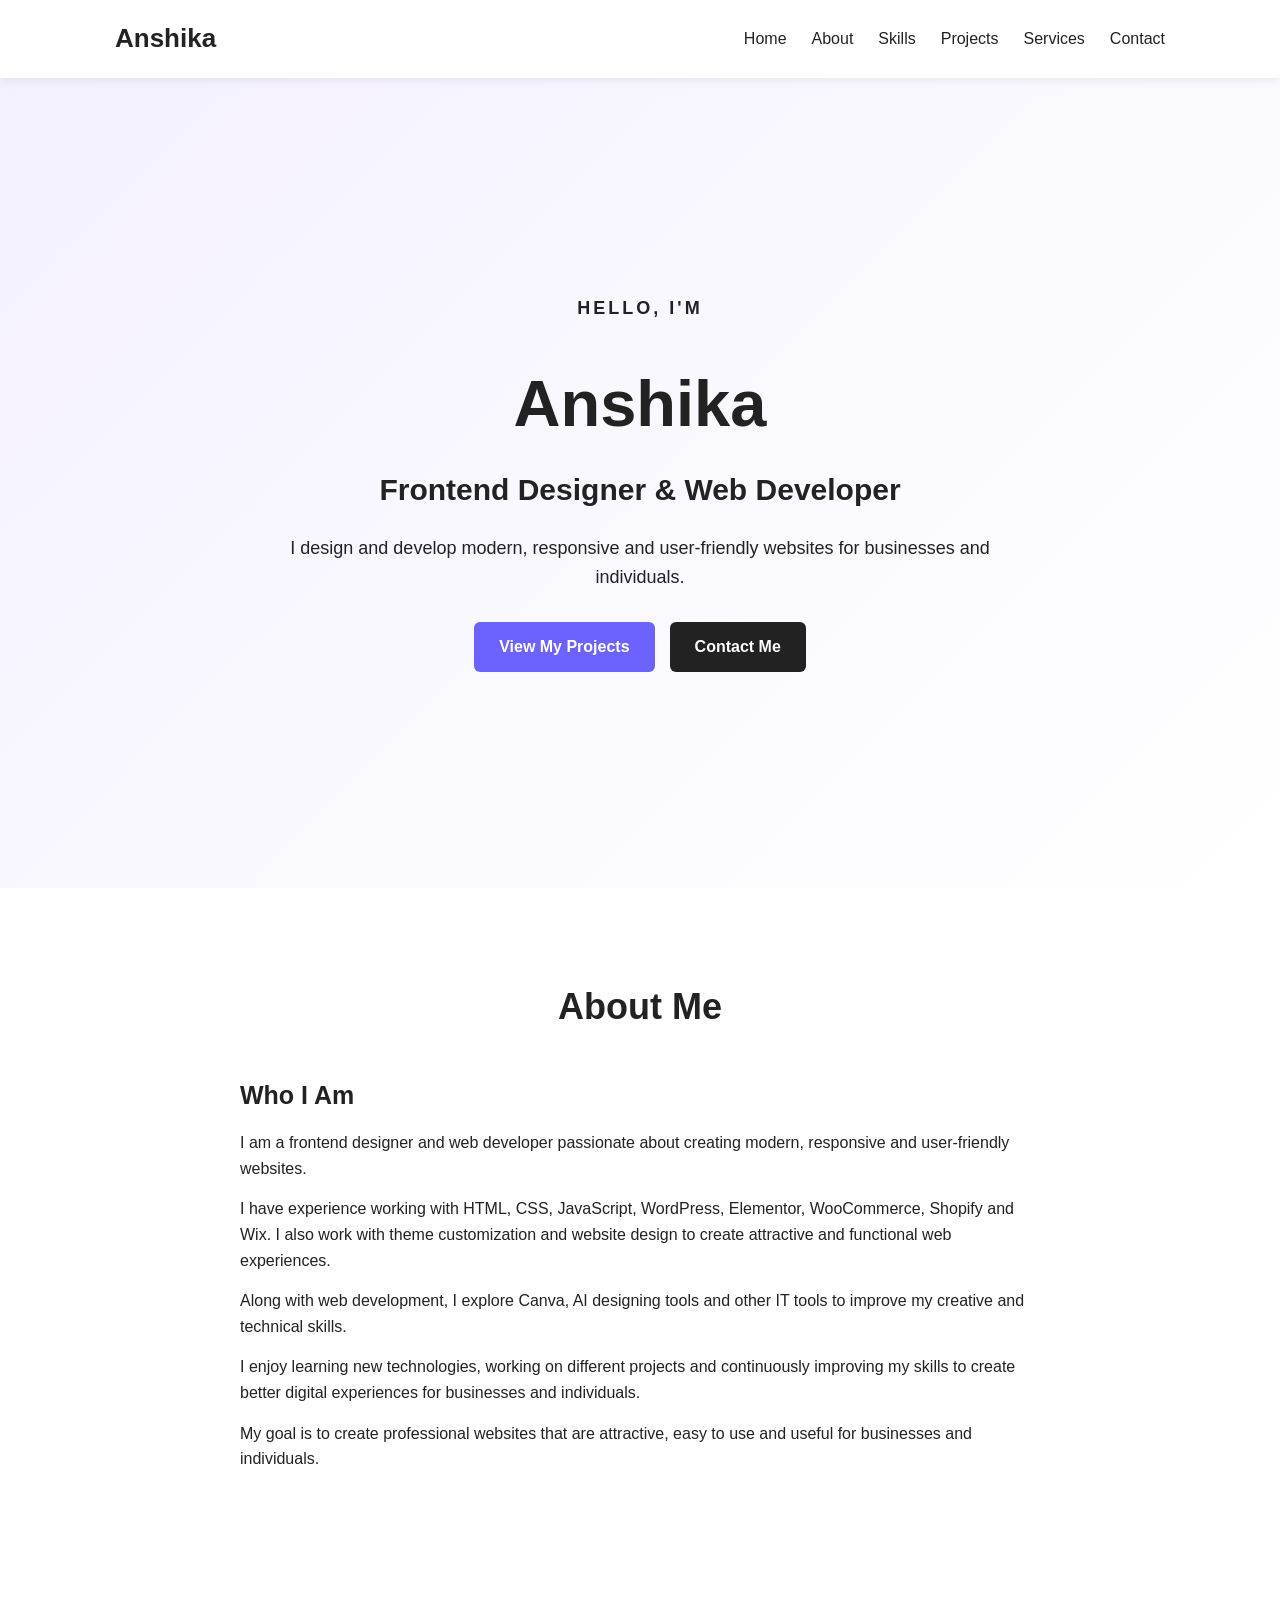
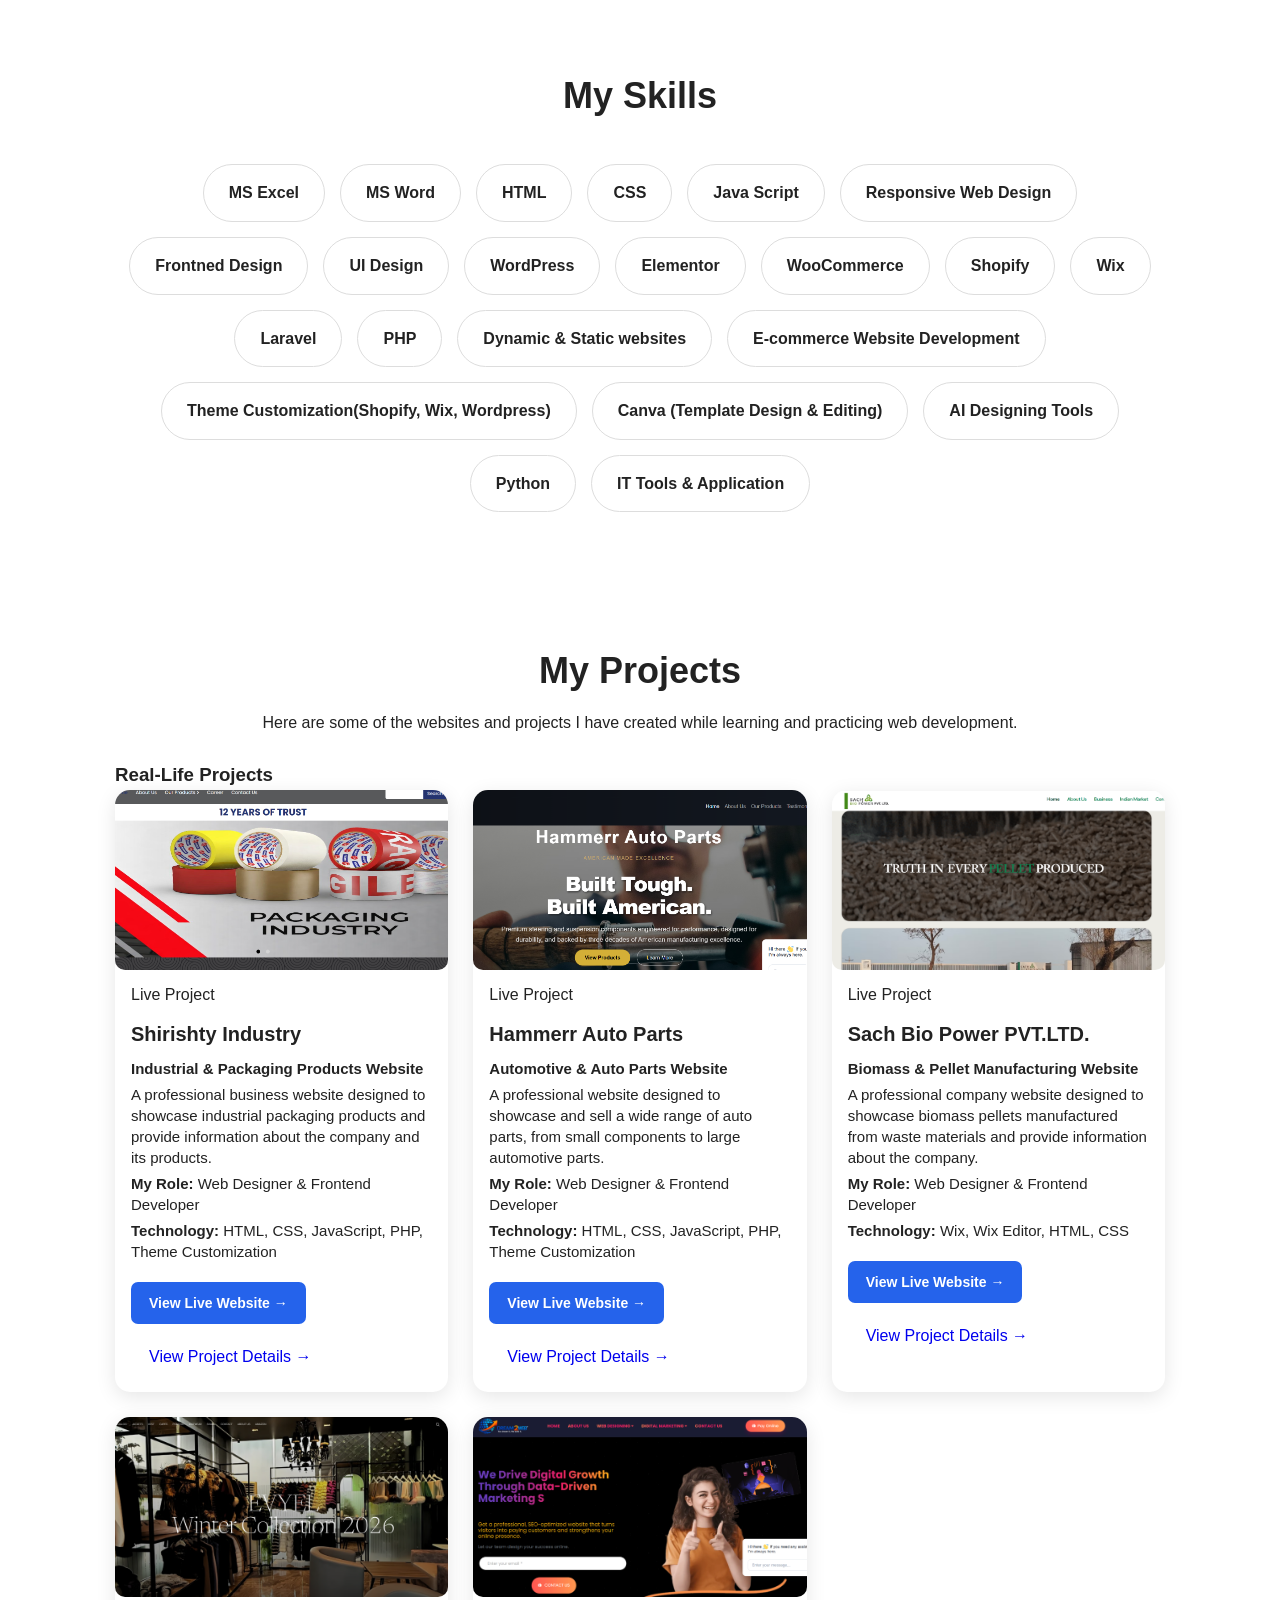
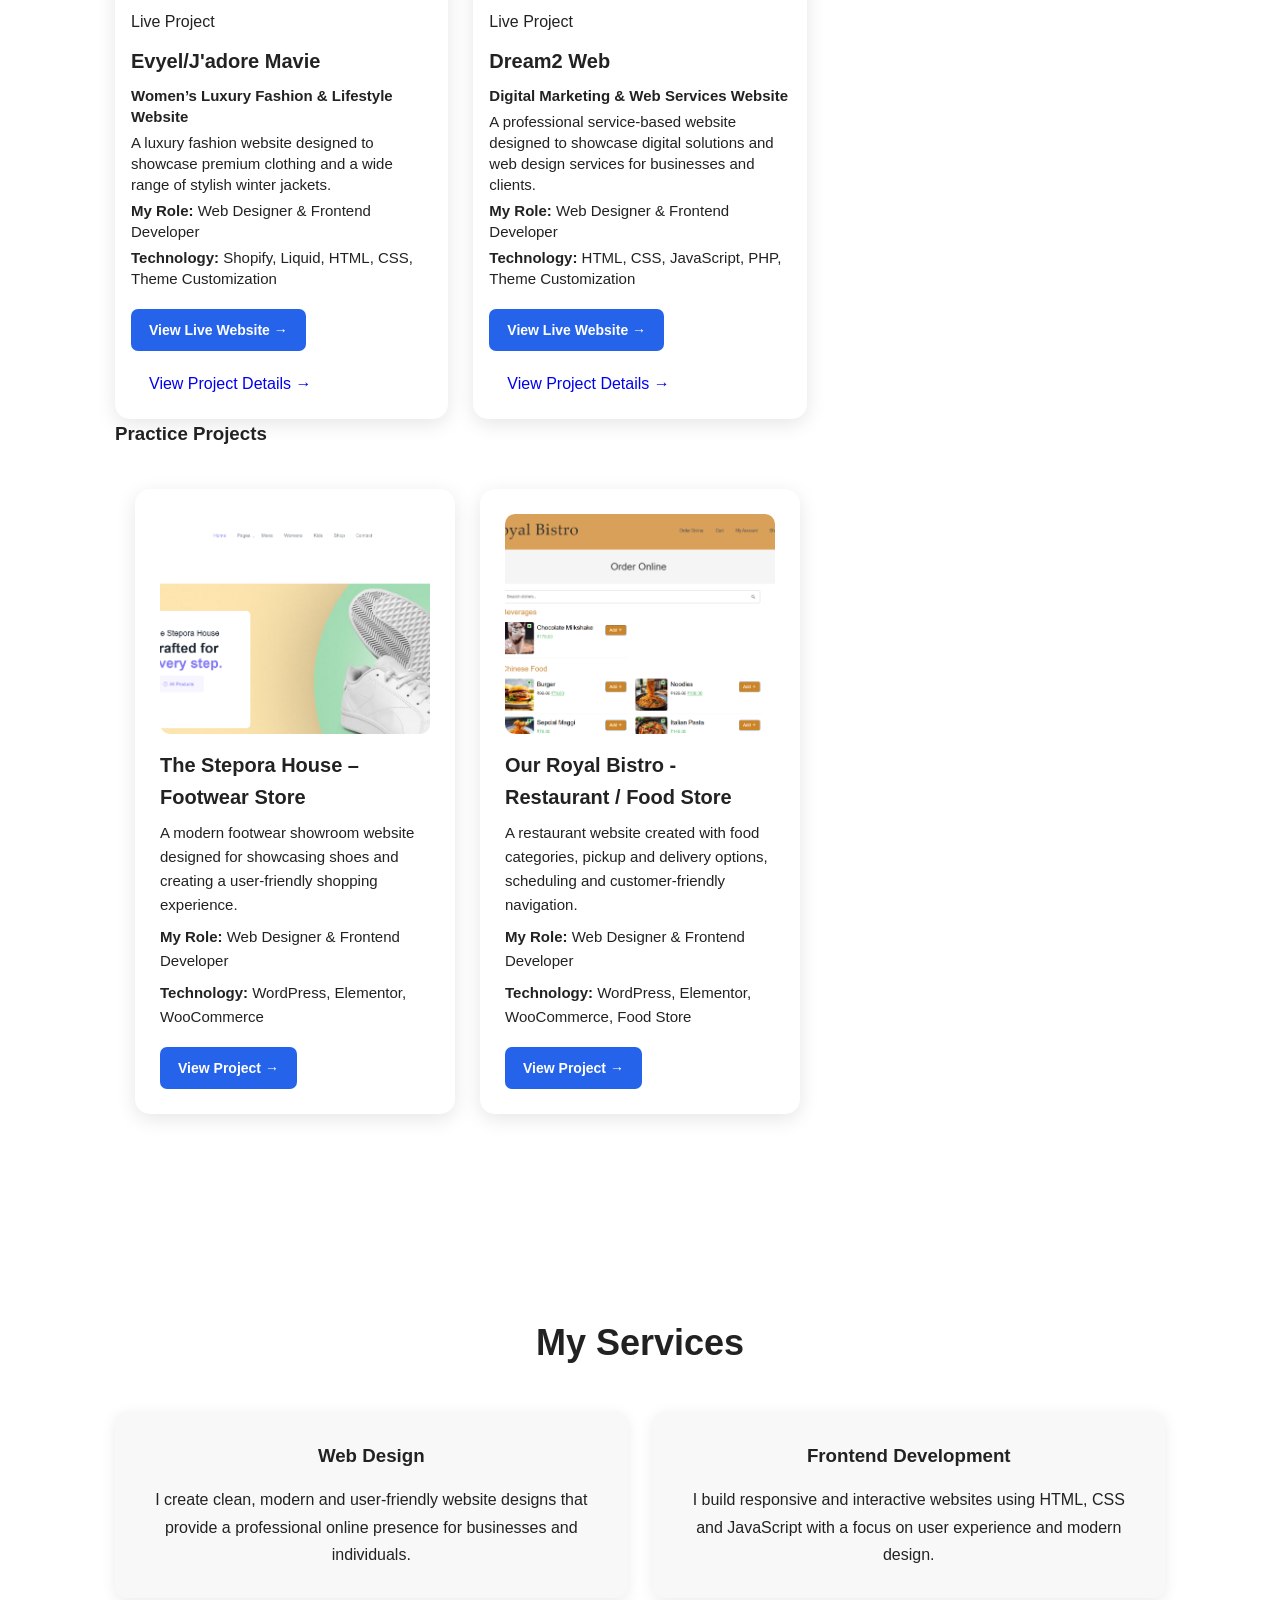
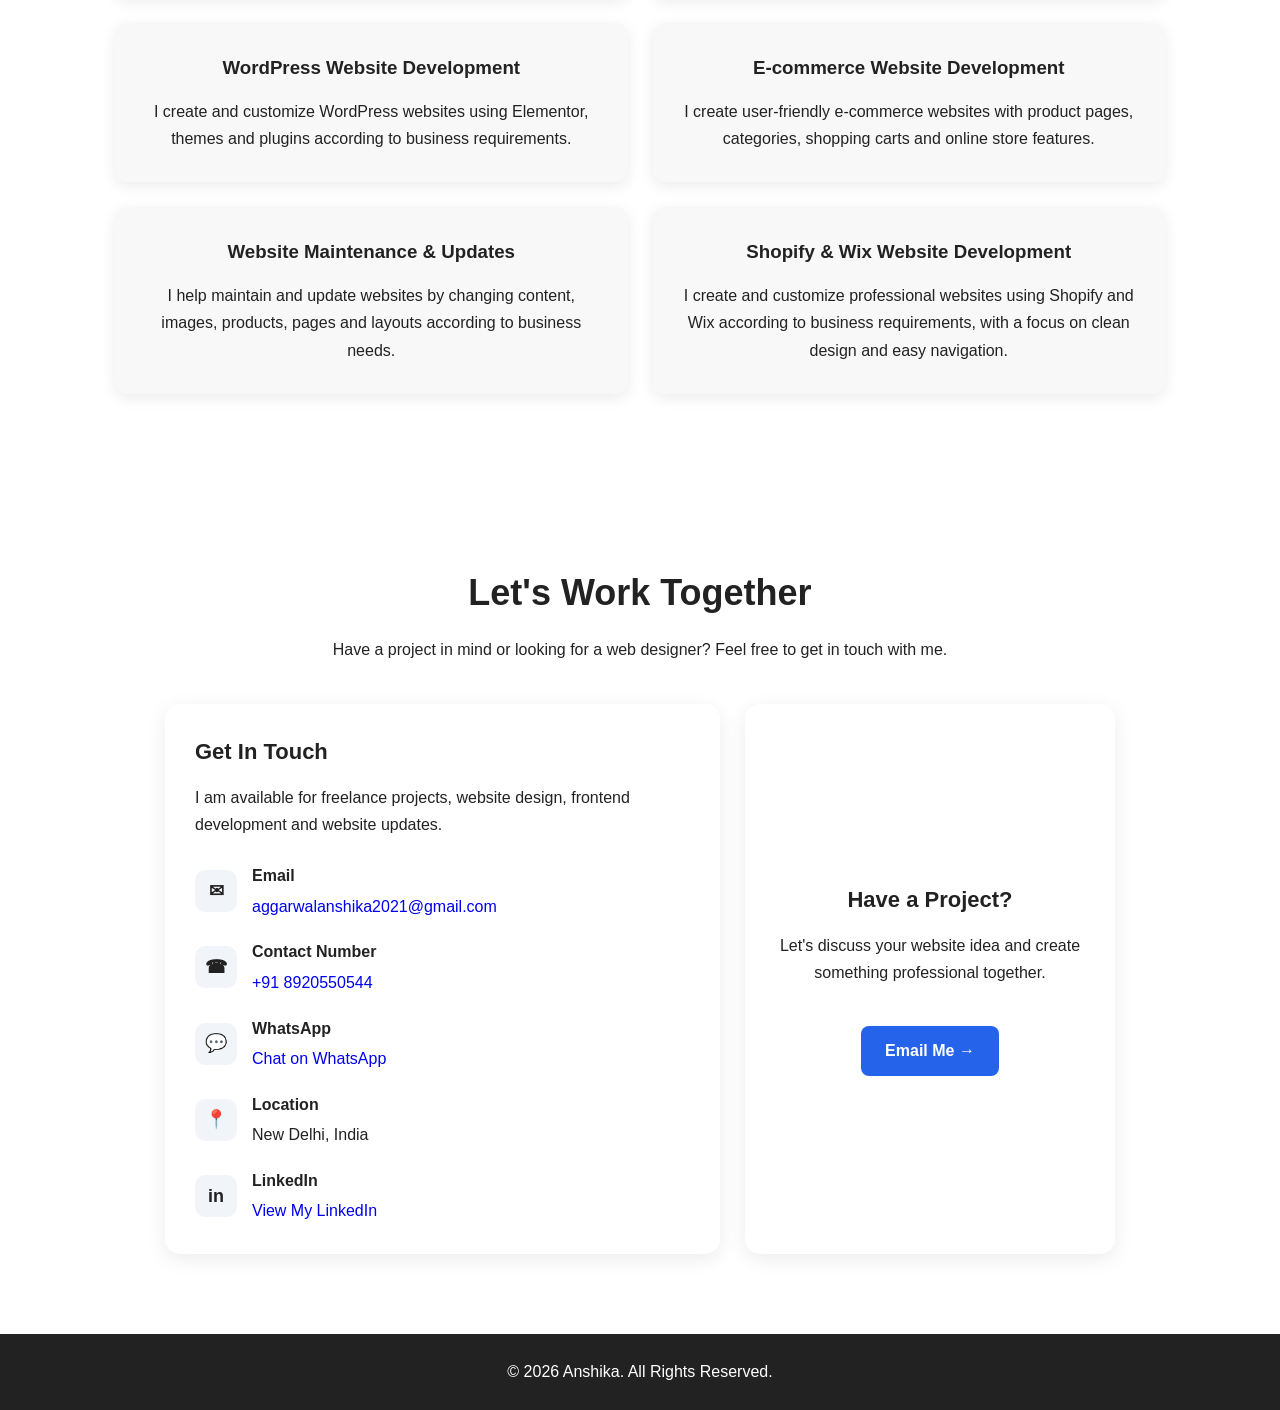
<file: index.html>
<!DOCTYPE html>
<html lang="en">
<head>
    <meta charset="UTF-8">
    <meta name="viewport" content="width=device-width, initial-scale=1.0">

    <title>Anshika | Frontend Designer & Web Developer</title>

    <link rel="stylesheet" href="style.css">
</head>

<body>

    <!-- Navigation bar-->
    <header>
        <nav>
            <h2 class="logo">Anshika</h2>

            <ul>
                <li><a href="#home">Home</a></li>
                <li><a href="#about">About</a></li>
                <li><a href="#skills">Skills</a></li>
                <li><a href="#projects">Projects</a></li>
                <li><a href="#services">Services</a></li>
                <li><a href="#contact">Contact</a></li>
            </ul>
        </nav>
    </header>


    <!-- Home -->
    <section id="home" class="hero">

        <div class="hero-content">

            <p class="small-text">HELLO, I'M</p>

            <h1>Anshika</h1>

            <h2>Frontend Designer & Web Developer</h2>

            <p>
                I design and develop modern, responsive and user-friendly websites
                for businesses and individuals.
            </p>

            <div class="buttons">
                <a href="#projects" class="btn">View My Projects</a>
                <a href="#contact" class="btn second-btn">Contact Me</a>
            </div>

        </div>

    </section>


    <!-- About -->
    <section id="about" class="section">

        <h2>About Me</h2>

        <div class="about-content">

            <div>
                <h3>Who I Am</h3>

                <p>
                   I am a frontend designer and web developer passionate about creating modern, 
                  responsive and user-friendly websites.
                </p>
<p>
        I have experience working with HTML, CSS, JavaScript,
        WordPress, Elementor, WooCommerce, Shopify and Wix.
        I also work with theme customization and website design
        to create attractive and functional web experiences.
    </p>
                <p>
        Along with web development, I explore Canva, AI designing
        tools and other IT tools to improve my creative and
        technical skills.
    </p>

    <p>
        I enjoy learning new technologies, working on different
        projects and continuously improving my skills to create
        better digital experiences for businesses and individuals.
    </p>

                <p>
                    My goal is to create professional websites that are
                    attractive, easy to use and useful for businesses and individuals.
                </p>
            </div>

        </div>

    </section>


    <!-- Skills -->
    <section id="skills" class="section">

        <h2>My Skills</h2>

        <div class="skills-container">
            
            <div class="skill">MS Excel</div>
            <div class="skill">MS Word</div>
            <div class="skill">HTML</div>
            <div class="skill">CSS</div>
           <div class="skill">Java Script</div>
            <div class="skill">Responsive Web Design</div>
            <div class="skill">Frontned Design</div>
            <div class="skill">UI Design</div>
          <div class="skill">WordPress</div>
            <div class="skill">Elementor</div>
           <div class="skill">WooCommerce</div> 
           <div class="skill">Shopify</div>
           <div class="skill">Wix</div>
                        <div class="skill">Laravel</div>
            <div class="skill">PHP</div>
            <div class="skill">Dynamic & Static websites</div>

            <div class="skill">E-commerce Website Development</div>
           <div class="skill">Theme Customization(Shopify, Wix, Wordpress)</div>
          <div class="skill">Canva (Template Design & Editing)</div>
          <div class="skill">AI Designing Tools</div>
            <div class="skill">Python</div>
            <div class="skill">IT Tools & Application</div>

        </div>

    </section>


    <!-- Projects -->
    <section id="projects" class="section">

        <h2>My Projects</h2>

        <p class="section-intro">
            Here are some of the websites and projects I have created
            while learning and practicing web development.
        </p>

<!-- Real-Life Projects -->
<div class="project-category">

    <h3 class="project-category-title">Real-Life Projects</h3>

    <div class="projects-grid real-projects-grid">

        <!-- Real-Life Project 1 -->
        <div class="project-card real-project">

            <div class="project-image">
                <img src="images/shiristy.png" alt="Real-Life Project 1">
            </div>

            <div class="project-content">

                <span class="project-badge">Live Project</span>

                <h3>Shirishty Industry</h3>
<p><strong> Industrial & Packaging Products Website</strong></p>
                <p>
                  
A professional business website designed to showcase industrial packaging products and provide information about the company and its products.
                </p>

                <p>
                    <strong>My Role:</strong>
                    Web Designer & Frontend Developer
                </p>

                <p class="technology">
                    <strong>Technology:</strong>
                    HTML, CSS, JavaScript, PHP, Theme Customization
                </p>

                <div class="project-buttons">

                    <a href="https://shirishtyind.com/"
                       target="_blank"
                       class="project-view-button">
                        View Live Website →
                    </a>

                   <a href="shirishtyind.html"
                       class="project-details-button">
                        View Project Details →
                    </a>

                </div>

            </div>

        </div>


        <!-- Real-Life Project 2 -->
        <div class="project-card real-project">

            <div class="project-image">
                <img src="images/hammerr.png" alt="Real-Life Project 2">
            </div>

            <div class="project-content">

                <span class="project-badge">Live Project</span>

                <h3>Hammerr Auto Parts</h3>
<p><strong>Automotive & Auto Parts Website</strong></p>
                <p>
               A professional website designed to showcase and sell a wide range of auto parts, from small components to large automotive parts.
                </p>

                <p>
                    <strong>My Role:</strong>
                    Web Designer & Frontend Developer
                </p>

                <p class="technology">
                    <strong>Technology:</strong>
                   HTML, CSS, JavaScript, PHP, Theme Customization
                </p>

                <div class="project-buttons">

                    <a href="https://hammerrautoparts.com/"
                       target="_blank"
                       class="project-view-button">
                        View Live Website →
                    </a>

                    <a href="hamerr.html"
                       class="project-details-button">
                        View Project Details →
                </a>

                </div>

            </div>

        </div>


        <!-- Real-Life Project 3 -->
        <div class="project-card real-project">

            <div class="project-image">
                <img src="images/sachbio.png" alt="Real-Life Project 3">
            </div>

            <div class="project-content">

                <span class="project-badge">Live Project</span>

                <h3>Sach Bio Power PVT.LTD.</h3>
<p><strong>Biomass & Pellet Manufacturing Website</strong></p>
                <p>
                 A professional company website designed to showcase biomass pellets manufactured from waste materials and provide information about the company.
                </p>

                <p>
                    <strong>My Role:</strong>
                    Web Designer & Frontend Developer
                </p>

                <p class="technology">
                    <strong>Technology:</strong>
                  Wix, Wix Editor, HTML, CSS
                </p>

                <div class="project-buttons">

                    <a href="https://www.sachpower.com/home"
                       target="_blank"
                       class="project-view-button">
                        View Live Website →
                    </a>

                    <a href="sachbio.html"
                       class="project-details-button">
                        View Project Details →
                    </a>

                </div>

            </div>

        </div>


        <!-- Real-Life Project 4 -->
        <div class="project-card real-project">

            <div class="project-image">
                <img src="images/mavie.png" alt="Real-Life Project 4">
            </div>

            <div class="project-content">

                <span class="project-badge">Live Project</span>

                <h3>Evyel/J'adore Mavie</h3>
<p><strong>Women’s Luxury Fashion & Lifestyle Website</strong></p>
                <p>
                    A luxury fashion website designed to showcase premium clothing and a wide range of stylish winter jackets.
                </p>

                <p>
                    <strong>My Role:</strong>
                    Web Designer & Frontend Developer
                </p>

                <p class="technology">
                    <strong>Technology:</strong>
                   Shopify, Liquid, HTML, CSS, Theme Customization
                </p>

                <div class="project-buttons">

                    <a href="https://evyel.com/"
                       target="_blank"
                       class="project-view-button">
                        View Live Website →
                    </a>

                   <a href="evyel.html"
                       class="project-details-button">
                        View Project Details →
                    </a>

                </div>

            </div>

        </div>


        <!-- Real-Life Project 5 -->
        <div class="project-card real-project">

            <div class="project-image">
                <img src="images/dream2.png" alt="Real-Life Project 5">
            </div>

            <div class="project-content">

                <span class="project-badge">Live Project</span>

                <h3>Dream2 Web</h3>
<p><strong>Digital Marketing & Web Services Website</strong></p>
                <p>
                   A professional service-based website designed to showcase digital solutions and web design services for businesses and clients.
                </p>

                <p>
                    <strong>My Role:</strong>
                    Web Designer & Frontend Developer
                </p>

                <p class="technology">
                    <strong>Technology:</strong>
                     HTML, CSS, JavaScript, PHP, Theme Customization
                </p>

                <div class="project-buttons">

                    <a href="https://dream2web.com/"
                       target="_blank"
                       class="project-view-button">
                        View Live Website →
                    </a>

                  <a href="dream2web.html"
                       class="project-details-button">
                        View Project Details →
                    </a>

                </div>

            </div>

        </div>

    </div>

</div>

        <!---practice project-->
        
        <h3 class="project-category-title">Practice Projects</h3>
        
        <div class="projects-container">

            <!-- Project 1 -->
            <div class="project-card">

                <div class="project-image">
                                  <img src="images/home.png"
                     alt="The Stepora House Footwear Website">

                </div>

                <div class="project-content">

                    <h3>The Stepora House – Footwear Store </h3>

                    <p>
                        A modern footwear showroom website designed for
                        showcasing shoes and creating a user-friendly
                        shopping experience.
                    </p>
                      <p>
                    <strong>My Role:</strong>
                    Web Designer & Frontend Developer
                </p>


                    <p class="technology">
                        <strong>Technology:</strong>
                        WordPress, Elementor, WooCommerce
                    </p>
<a href="stepora.html" class="project-view-button">
    View Project →
</a>
                   <!-- <span class="status">Practice Project</span>-->

                </div>
   <!-- Project Screenshots
            <div class="project-gallery">

                <div class="gallery-item">
                    <img src="home.png"
                         alt="The Stepora House Home Page">
                    <p>Home Page</p>
                </div>

                <div class="gallery-item">
                    <img src="women.png"
                         alt="The Stepora House Women Products">
                    <p>Women Products</p>
                </div>
                 <div class="gallery-item">
                    <img src="men.png"
                         alt="The Stepora House Men Products">
                    <p>Men Products</p>
                </div>
                 <div class="gallery-item">
                    <img src="home2.png"
                         alt="The Stepora Products">
                    <p>Products</p>
                </div>

                <div class="gallery-item">
                    <img src="about.png"
                         alt="The Stepora House About Page">
                    <p>About Page</p>
                </div>

            </div>-->

            </div>


            <!-- Project 2 -->
            <div class="project-card">

                <div class="project-image">
                   <img src="images/our-home.png" alt="Our Royal Bistro Food Website">

                </div>

                <div class="project-content">

                    <h3>Our Royal Bistro - Restaurant / Food Store</h3>

                    <p>
                        A restaurant website created with food categories,
                        pickup and delivery options, scheduling and
                        customer-friendly navigation.
                    </p>
 <p>
                    <strong>My Role:</strong>
                    Web Designer & Frontend Developer
                </p>

                    <p class="technology">
                        <strong>Technology:</strong>
                        WordPress, Elementor, WooCommerce, Food Store
                    </p>
<a href="royal.html" class="project-view-button">
    View Project →
</a>
                    <!--<span class="status">Practice Project</span>-->

                </div>
 <!-- Project Screenshots
            <div class="project-gallery">

                <div class="gallery-item">
                    <img src="our-home.png"
                         alt="Our Royal Bistro Home Page">
                    <p>Home Page</p>
                </div>

                <div class="gallery-item">
                    <img src="our-cart.png"
                         alt="Our Royal Bistro Ordering Page">
                    <p>Ordering Page</p>
                </div>
                 <div class="gallery-item">
                    <img src="our-shop.png"
                         alt="Our Royal Bistro Menu Page">
                    <p>Menu Page</p>
                </div>
                 <div class="gallery-item">
                    <img src="our-home2.png"
                         alt="Our Royal Bistro scheduling Page">
                    <p>scheduling Page</p>
                </div>
            </div>
            </div>--->


            <!-- Project 3 -->
           <!--- <div class="project-card">

                <div class="project-image">
                    <span>Project Screenshot</span>
                </div>

                <div class="project-content">

                    <h3>Hammer Auto Parts</h3>

                    <p>
                        A professional website project created for an
                        auto parts business to present information and
                        build an online presence.
                    </p>

                    <p class="technology">
                        <strong>Technology:</strong>
                        HTML, CSS
                    </p>

                    <span class="status">Practice Project</span>

                </div>

            </div>--->

        </div>

    </section>


    <!-- Services -->
    <section id="services" class="section">

        <h2>My Services</h2>

        <div class="services-container">
<!-- Web Design -->
        <div class="service-card">

            <h3>Web Design</h3>

            <p>
                I create clean, modern and user-friendly website
                designs that provide a professional online presence
                for businesses and individuals.
            </p>

        </div>


        <!-- Frontend Development -->
        <div class="service-card">

            <h3>Frontend Development</h3>

            <p>
                I build responsive and interactive websites using
                HTML, CSS and JavaScript with a focus on user experience
                and modern design.
            </p>

        </div>


        <!-- WordPress Website Development -->
        <div class="service-card">

            <h3>WordPress Website Development</h3>

            <p>
                I create and customize WordPress websites using
                Elementor, themes and plugins according to
                business requirements.
            </p>

        </div>


        <!-- E-commerce Website Development -->
        <div class="service-card">

            <h3>E-commerce Website Development</h3>

            <p>
                I create user-friendly e-commerce websites with
                product pages, categories, shopping carts and
                online store features.
            </p>

        </div>


        <!-- Website Maintenance & Updates -->
        <div class="service-card">

            <h3>Website Maintenance & Updates</h3>

            <p>
                I help maintain and update websites by changing
                content, images, products, pages and layouts
                according to business needs.
            </p>

        </div>
<!-- Shopify & Wix Website Development -->
        <div class="service-card">

            <h3>Shopify & Wix Website Development</h3>

            <p>
I create and customize professional websites using
                Shopify and Wix according to
                business requirements, with a focus on 
                clean design and easy navigation.
            </p>

        </div>

    </div>

    </section>

<!-- Contact -->
<section id="contact" class="section contact">

    <h2>Let's Work Together</h2>

    <p class="contact-intro">
        Have a project in mind or looking for a web designer?
        Feel free to get in touch with me.
    </p>

    <div class="contact-container">

        <!-- Contact Information -->
        <div class="contact-info">

            <h3>Get In Touch</h3>

            <p>
                I am available for freelance projects, website design,
                frontend development and website updates.
            </p>


            <!-- Email -->
            <div class="contact-item">

                <span class="contact-icon">✉</span>

                <div>
                    <strong>Email</strong>

                    <a href="mailto:aggarwalanshika2021@gmail.com">
                        aggarwalanshika2021@gmail.com
                    </a>
                </div>

            </div>


            <!-- Contact Number -->
            <div class="contact-item">

                <span class="contact-icon">☎</span>

                <div>
                    <strong>Contact Number</strong>

                    <a href="tel:8920550544">
                        +91 8920550544
                    </a>
                </div>

            </div>


            <!-- WhatsApp -->
            <div class="contact-item">

                <span class="contact-icon">💬</span>

                <div>
                    <strong>WhatsApp</strong>

                    <a href="https://wa.me/+91 8920550544"
                       target="_blank">
                        Chat on WhatsApp
                    </a>
                </div>

            </div>


            <!-- Location -->
            <div class="contact-item">

                <span class="contact-icon">📍</span>

                <div>
                    <strong>Location</strong>

                    <span>
                        New Delhi, India
                    </span>
                </div>

            </div>


            <!-- LinkedIn -->
            <div class="contact-item">

                <span class="contact-icon">in</span>

                <div>
                    <strong>LinkedIn</strong>

                    <a href="https://www.linkedin.com/in/anshika-aggarwal-4b32a1347"
                       target="_blank">
                        View My LinkedIn
                    </a>
                </div>

            </div>

        </div>


        <!-- Contact Action -->
        <div class="contact-action">

            <h3>Have a Project?</h3>

            <p>
                Let's discuss your website idea and create
                something professional together.
            </p>

            <a href="mailto:aggarwalanshika2021@gmail.com"
               class="contact-btn">
                Email Me →
            </a>

        </div>

    </div>

</section>


    <!-- Footer -->
    <footer>

        <p>
            © 2026 Anshika. All Rights Reserved.
        </p>

    </footer>

</body>
</html>
</file>
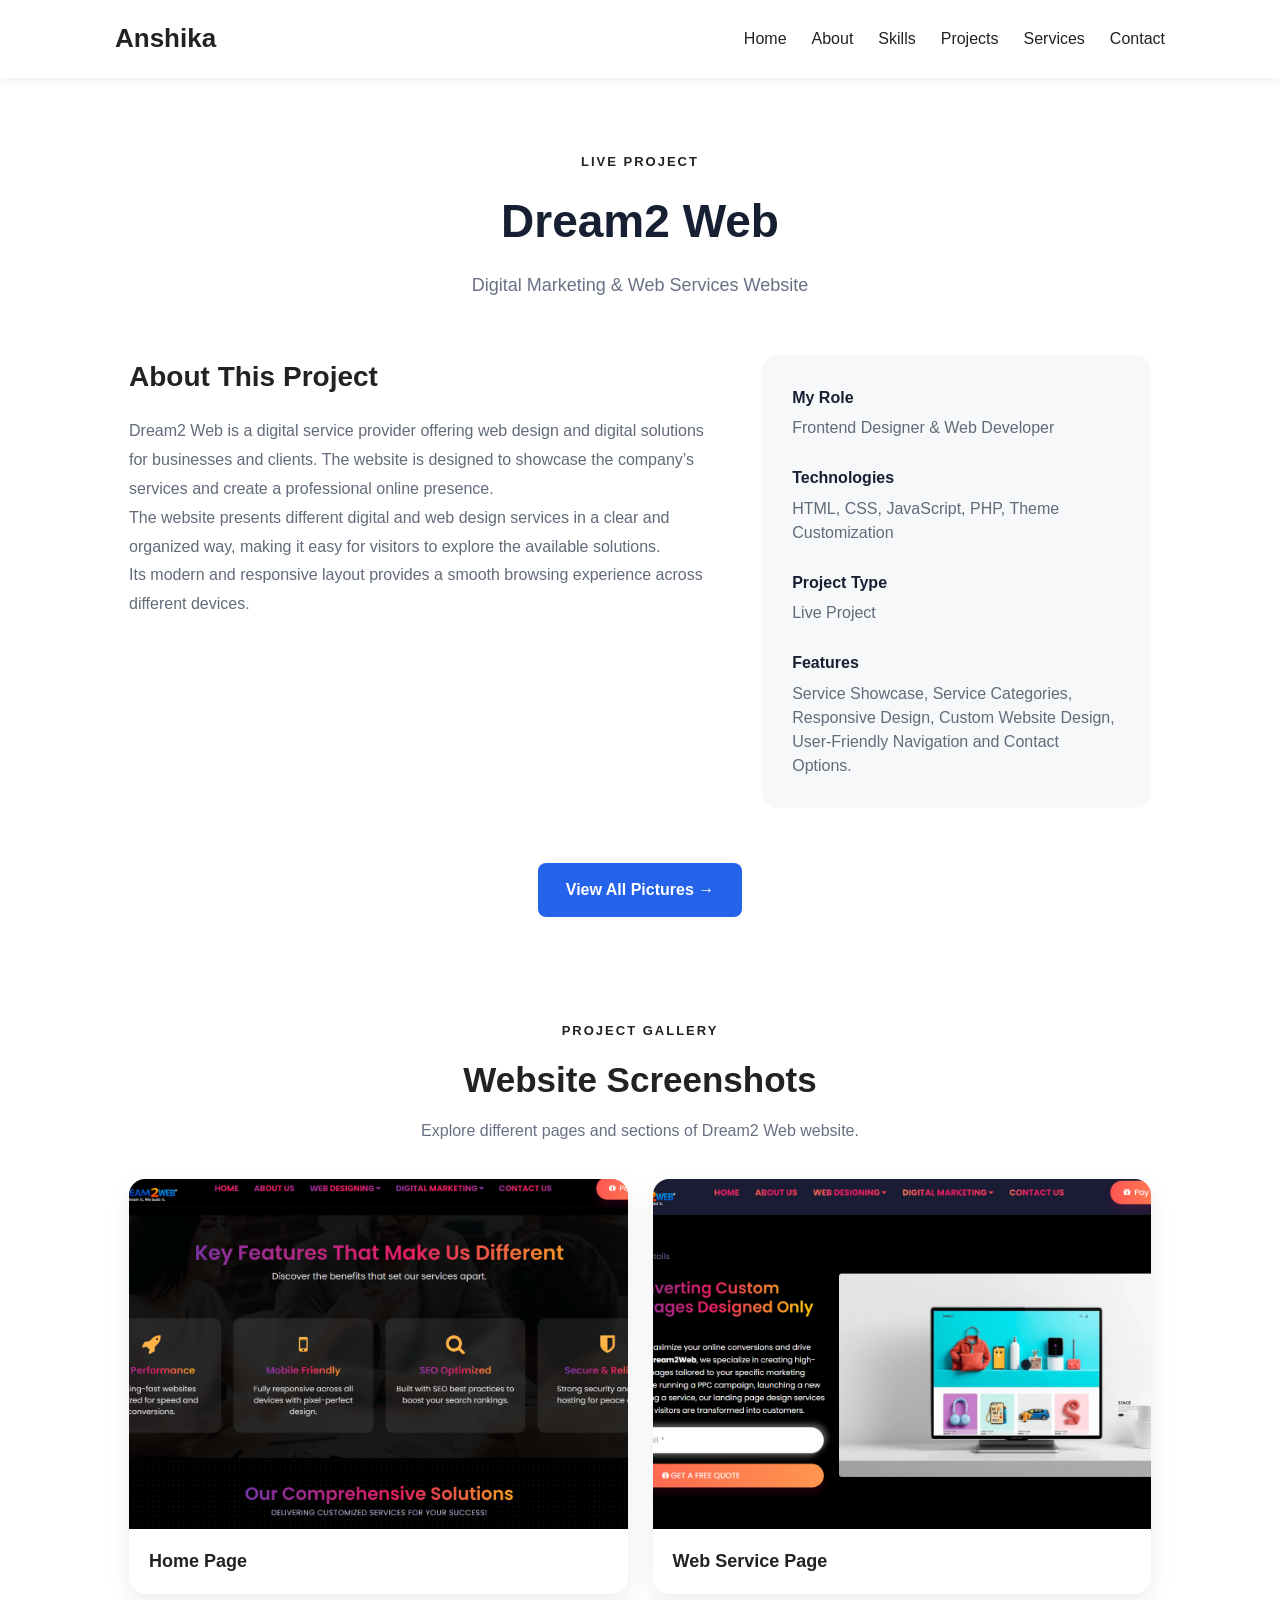
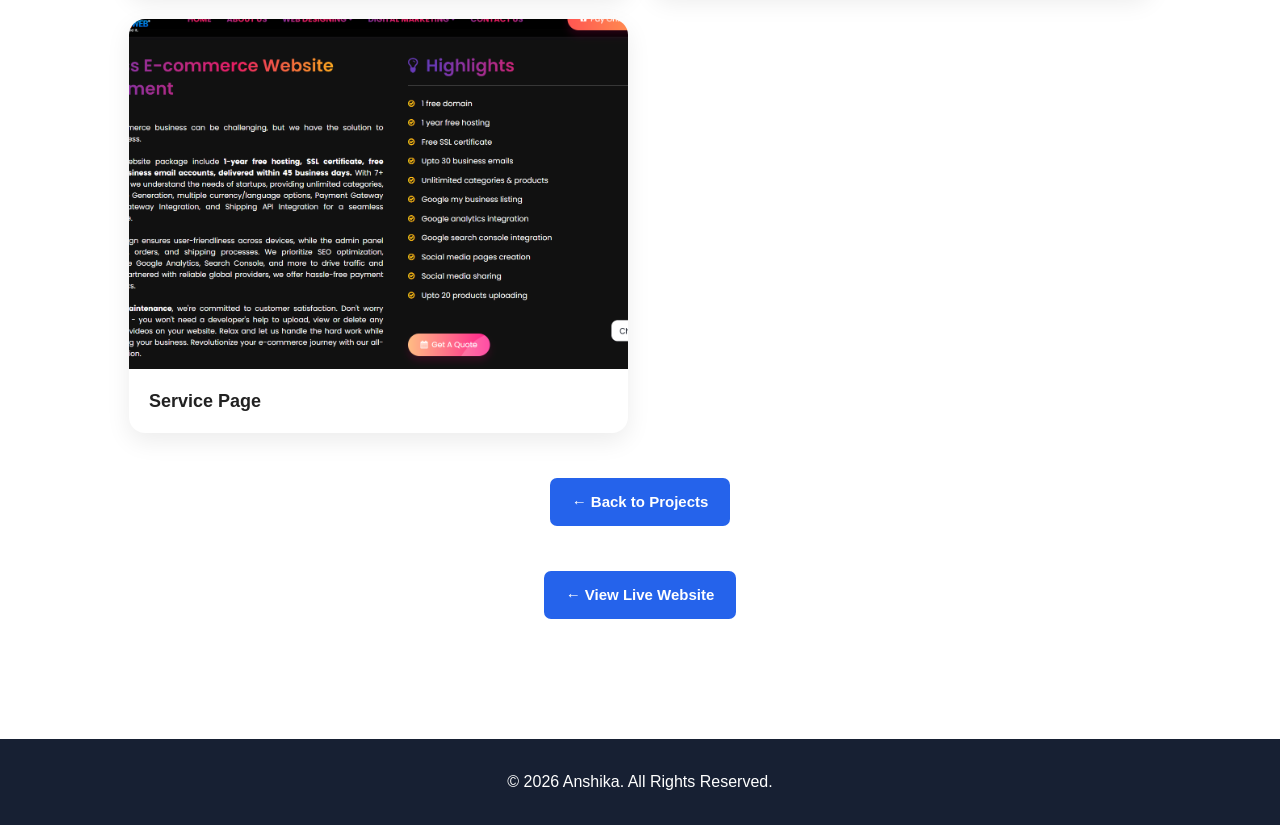
<file: dream2web.html>
<!DOCTYPE html>
<html lang="en">

<head>
    <meta charset="UTF-8">

    <meta name="viewport"
          content="width=device-width, initial-scale=1.0">

    <title>Dream2Web | Project</title>

    <link rel="stylesheet" href="style.css">
   <style>
        .back-button {
            display: block;
            width: fit-content;
            margin: 45px auto 0;
            padding: 12px 22px;
            background: #2563eb;
            color: white;
            text-decoration: none;
            border-radius: 7px;
        }

    </style>
</head>

<body>


    <!-- Navigation -->

    <header>
        <nav>

            <h2 class="logo">Anshika</h2>

            <ul>
                <li><a href="index.html">Home</a></li>
                <li><a href="index.html#about">About</a></li>
                <li><a href="index.html#skills">Skills</a></li>
                <li><a href="index.html#projects">Projects</a></li>
                <li><a href="index.html#services">Services</a></li>
                <li><a href="index.html#contact">Contact</a></li>
            </ul>

        </nav>
    </header>

    <!-- Project Details -->

    <main class="project-details">

        <div class="project-heading">

            <span class="project-label">
                LIVE PROJECT
            </span>

            <h1>
               Dream2 Web
            </h1>

            <p class="project-subtitle">
             Digital Marketing & Web Services Website
            </p>

        </div>


        <!-- Main Image

        <div class="project-main-image">

            <img
                src="home.png"
                alt="The Stepora House Website"
            >

        </div>-->


        <!-- Information -->

        <div class="project-information">

            <div class="project-description">

                <h2>
                    About This Project
                </h2>

                <p>
Dream2 Web is a digital service provider offering web design and digital solutions for businesses and clients. 
                    The website is designed to showcase the company’s services and create a professional online presence.<br>
The website presents different digital and web design services in a clear and organized way, making it easy for visitors to explore the available solutions. 
                   
                </p>

                <p>
                   Its modern and responsive layout provides a smooth browsing experience across different devices.
                </p>

            </div>


            <div class="project-details-box">

                <div>
                    <strong>My Role</strong>
                    <p>
                        Frontend Designer & Web Developer
                    </p>
                </div>

                <div>
                    <strong>Technologies</strong>
                    <p>
                        HTML, CSS, JavaScript, PHP, Theme Customization
                    </p>
                </div>

                <div>
                    <strong>Project Type</strong>
                    <p>
                       Live Project
                    </p>
                </div>
<div>
    <strong>Features</strong>
<p>Service Showcase, Service Categories, Responsive Design, Custom Website Design, User-Friendly Navigation and Contact Options.
</p>
            </div>
            </div>

        </div>


        <!-- View Gallery Button -->

        <div class="gallery-button-area">

            <a href="#gallery" class="gallery-button">
                View All Pictures →
            </a>

        </div>


        <!-- Gallery -->

        <section id="gallery" class="project-gallery-section">

            <div class="gallery-heading">

                <span>
                    PROJECT GALLERY
                </span>

                <h2>
                    Website Screenshots
                </h2>

                <p>
                    Explore different pages and sections
                    of Dream2 Web website.
                </p>

            </div>


            <div class="gallery-grid">

                <!-- Home -->

                <div class="gallery-item">

                    <img
                        src="images/dream1.png"
                        alt="Dream2Web">
                    

                    <h3>
                      Home Page  
                    </h3>

                </div>


                <!-- Women -->

                <div class="gallery-item">

                       <img
                        src="images/dream20.png"
                        alt="Dream2Web">
                    <h3>
                      Web Service Page
                    </h3>

                </div>


                <!-- About -->

                <div class="gallery-item">

                     <img
                        src="images/dream3.png"
                        alt="Dream2Web">

                    <h3>
                     Service Page
                    </h3>

                </div>


                <!-- Add more images here 

                
                <div class="gallery-item">

                    <img
                        src="men.png"
                        alt="The Stepora House Men Products"
                    >

                    <h3>
                        Men Products
                    </h3>

                </div>-->

            </div>

        </section>
        
<a href="index.html#projects" class="back-button">
            ← Back to Projects
</a>
                
<a href="https://dream2web.com/" class="back-button">
            ← View Live Website
</a>
    </main>


    <!-- Footer -->

    <footer class="project-footer">

        <p>
            © 2026 Anshika. All Rights Reserved.
        </p>

    </footer>


</body>
</html>
</file>
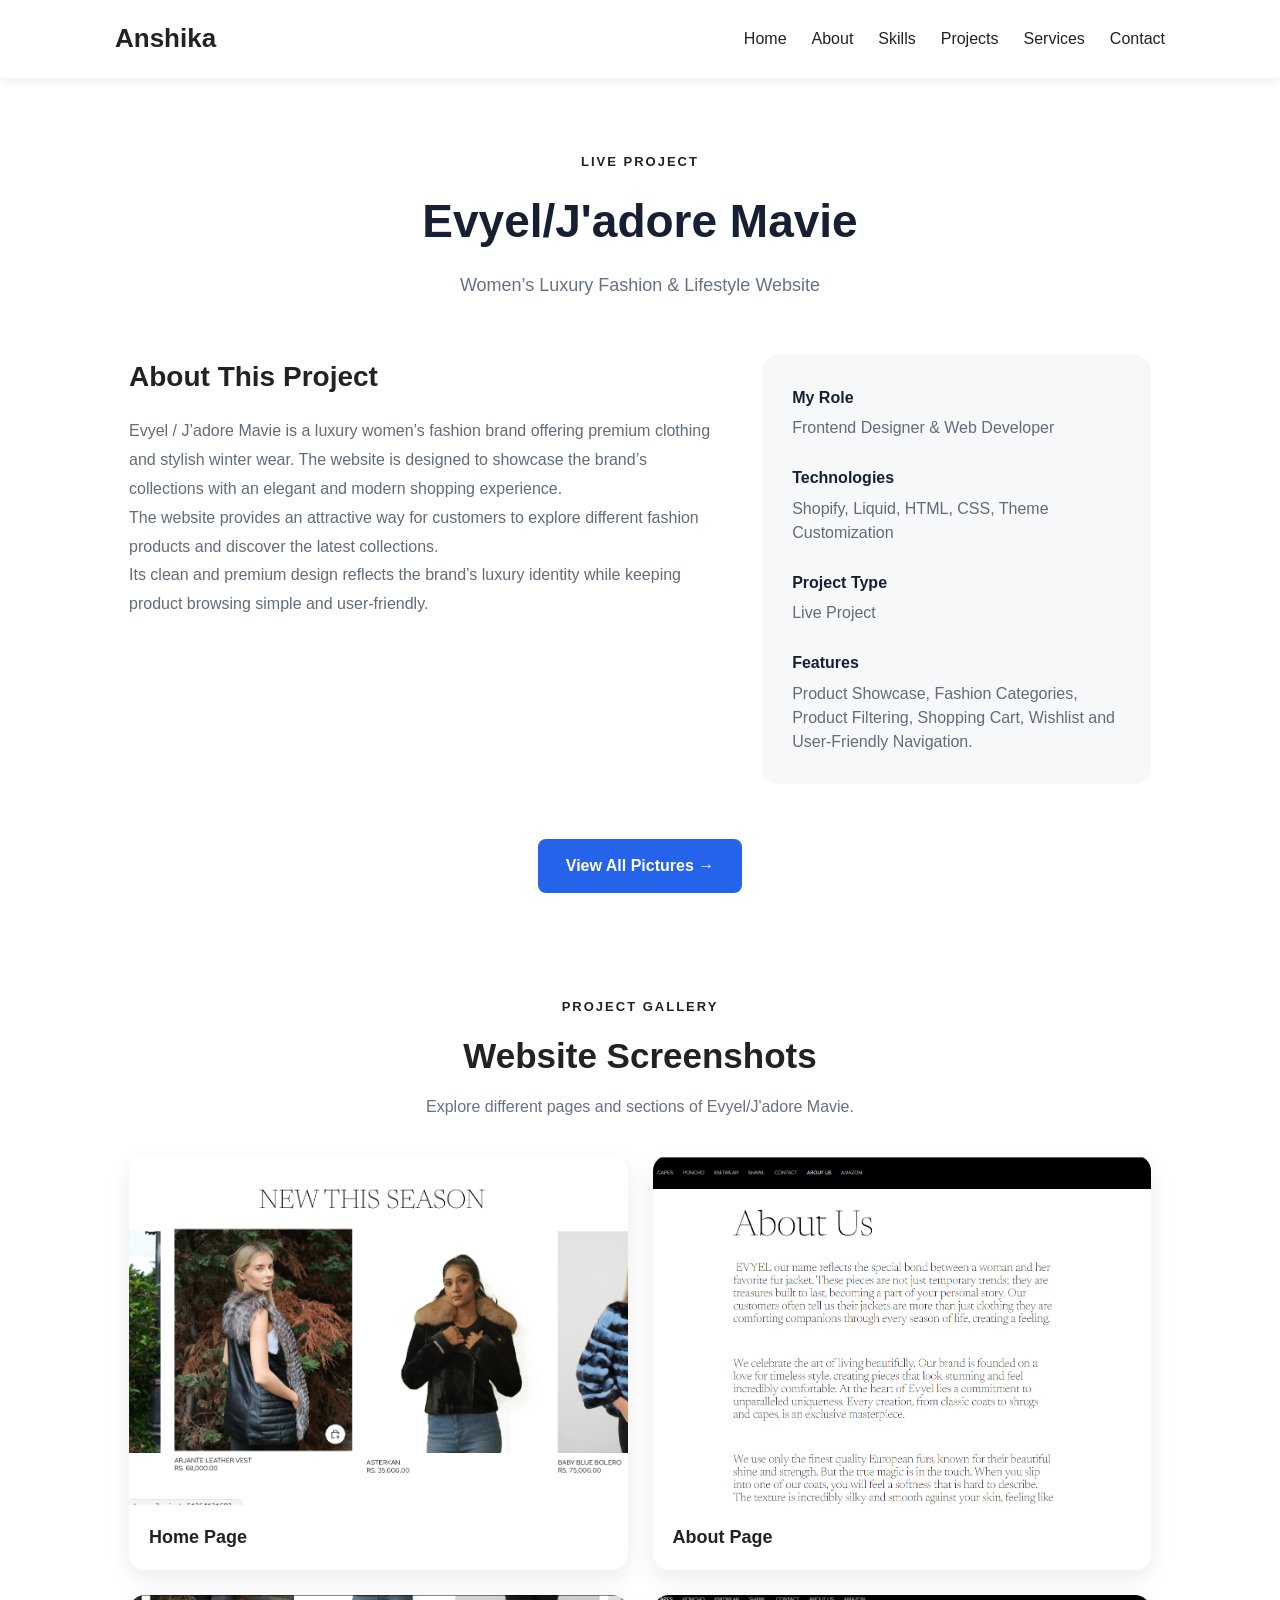
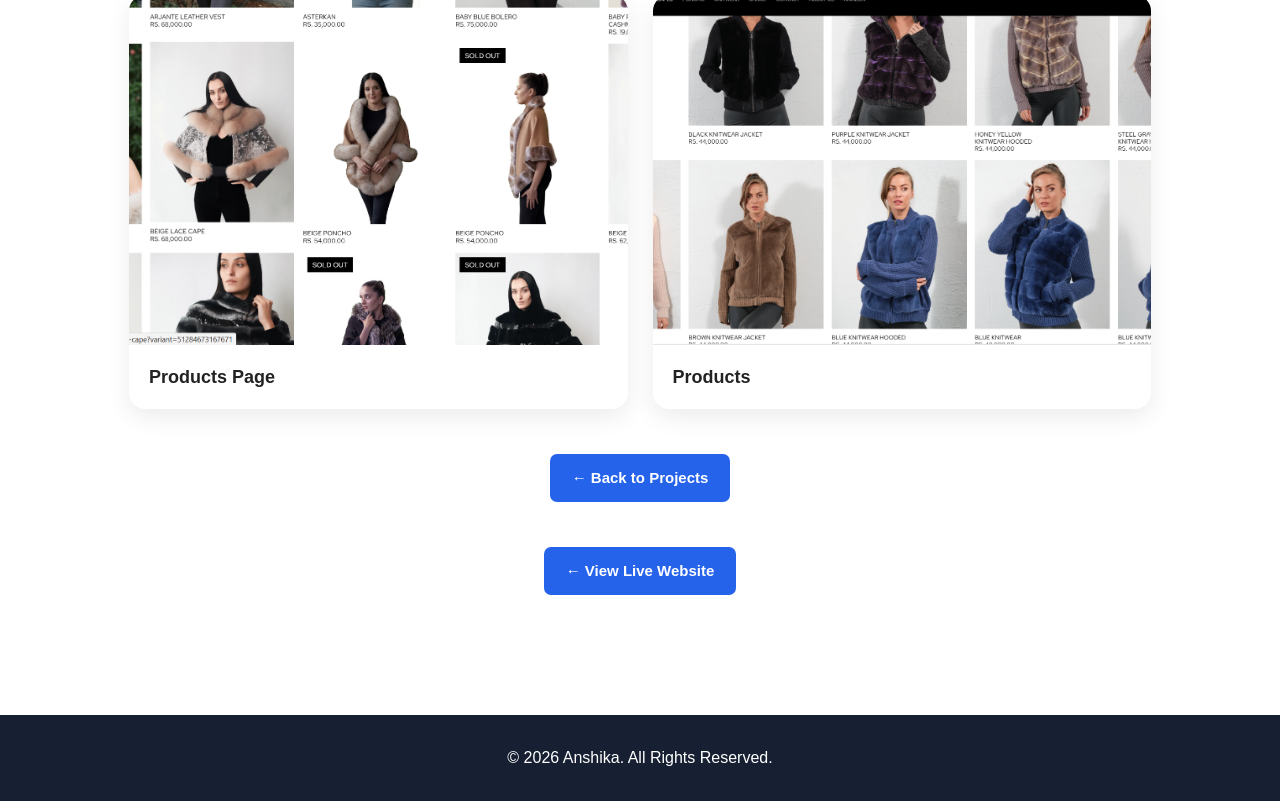
<file: evyel.html>
<!DOCTYPE html>
<html lang="en">

<head>
    <meta charset="UTF-8">

    <meta name="viewport"
          content="width=device-width, initial-scale=1.0">

    <title>Evyel/J'adore Mavie | Project</title>

    <link rel="stylesheet" href="style.css">
   <style>
        .back-button {
            display: block;
            width: fit-content;
            margin: 45px auto 0;
            padding: 12px 22px;
            background: #2563eb;
            color: white;
            text-decoration: none;
            border-radius: 7px;
        }

    </style>
</head>

<body>

   

    <!-- Navigation -->

    <header>
        <nav>

            <h2 class="logo">Anshika</h2>

            <ul>
                <li><a href="index.html">Home</a></li>
                <li><a href="index.html#about">About</a></li>
                <li><a href="index.html#skills">Skills</a></li>
                <li><a href="index.html#projects">Projects</a></li>
                <li><a href="index.html#services">Services</a></li>
                <li><a href="index.html#contact">Contact</a></li>
            </ul>

        </nav>
    </header>

    <!-- Project Details -->

    <main class="project-details">

        <div class="project-heading">

            <span class="project-label">
                LIVE PROJECT
            </span>

            <h1>
               Evyel/J'adore Mavie
            </h1>

            <p class="project-subtitle">
         Women’s Luxury Fashion & Lifestyle Website
            </p>

        </div>


        <!-- Main Image

        <div class="project-main-image">

            <img
                src="home.png"
                alt="The Stepora House Website"
            >

        </div>-->


        <!-- Information -->

        <div class="project-information">

            <div class="project-description">

                <h2>
                    About This Project
                </h2>

                <p>
                  Evyel / J’adore Mavie is a luxury women’s fashion brand offering premium clothing and stylish winter wear. 
                    The website is designed to showcase the brand’s collections with an elegant and modern shopping experience.<br>
The website provides an attractive way for customers to explore different fashion products and discover the latest collections.
                 
                </p>

                <p>
                    Its clean and premium design reflects the brand’s luxury identity while keeping product browsing simple and user-friendly.
                </p>

            </div>


            <div class="project-details-box">

                <div>
                    <strong>My Role</strong>
                    <p>
                        Frontend Designer & Web Developer
                    </p>
                </div>

                <div>
                    <strong>Technologies</strong>
                    <p>
                         Shopify, Liquid, HTML, CSS, Theme Customization
                    </p>
                </div>

                <div>
                    <strong>Project Type</strong>
                    <p>
                        Live Project
                    </p>
                </div>
<div>
    <strong>Features</strong>
<p>Product Showcase, Fashion Categories, Product Filtering, Shopping Cart, Wishlist and User-Friendly Navigation.
</p>
            </div>
            </div>

        </div>


        <!-- View Gallery Button -->

        <div class="gallery-button-area">

            <a href="#gallery" class="gallery-button">
                View All Pictures →
            </a>

        </div>


        <!-- Gallery -->

        <section id="gallery" class="project-gallery-section">

            <div class="gallery-heading">

                <span>
                    PROJECT GALLERY
                </span>

                <h2>
                    Website Screenshots
                </h2>

                <p>
                    Explore different pages and sections
                    of Evyel/J'adore Mavie.
                </p>

            </div>


            <div class="gallery-grid">

                <!-- Home -->

                <div class="gallery-item">

                    <img
                        src="images/mavie1.png"
                        alt="Evyel/J'adore Mavie" >

                    <h3>
                     Home Page
                    </h3>

                </div>


                <!-- Women -->

                <div class="gallery-item">

                    <img
                        src="images/mavie2.png"
                        alt="Evyel/J'adore Mavie" >

                    <h3>
                      About Page
                    </h3>

                </div>


                <!-- About -->

                <div class="gallery-item">

                      <img
                        src="images/mavie3.png"
                        alt="Evyel/J'adore Mavie" >

                    <h3>
                     Products Page
                    </h3>

                </div>


                <!-- Add more images here -->

                
                <div class="gallery-item">

                      <img
                        src="images/mavie4.png"
                        alt="Evyel/J'adore Mavie" >


                    <h3>
                      Products
                    </h3>

                </div>

            </div>

        </section>
        
<a href="index.html#projects" class="back-button">
            ← Back to Projects
</a>
                
<a href="https://evyel.com/" class="back-button">
            ← View Live Website
</a>
    </main>


    <!-- Footer -->

    <footer class="project-footer">

        <p>
            © 2026 Anshika. All Rights Reserved.
        </p>

    </footer>


</body>
</html>
</file>
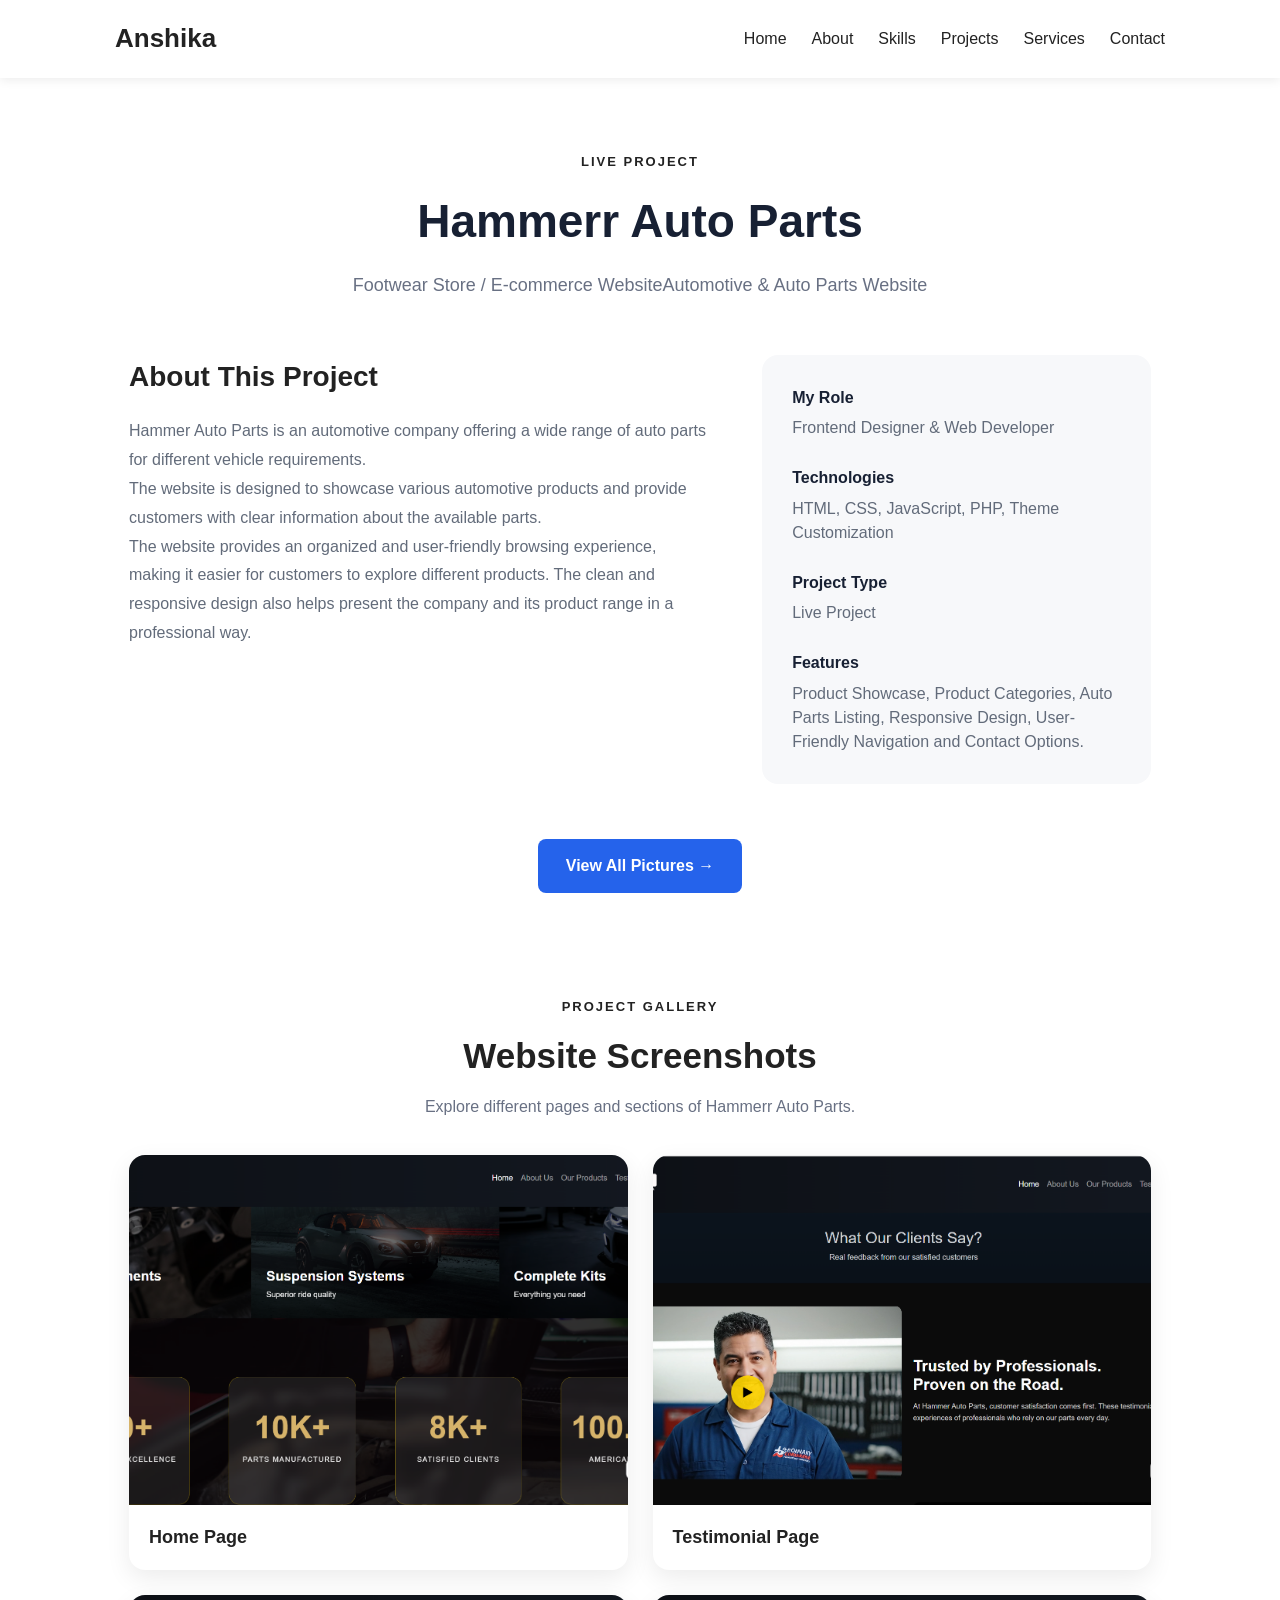
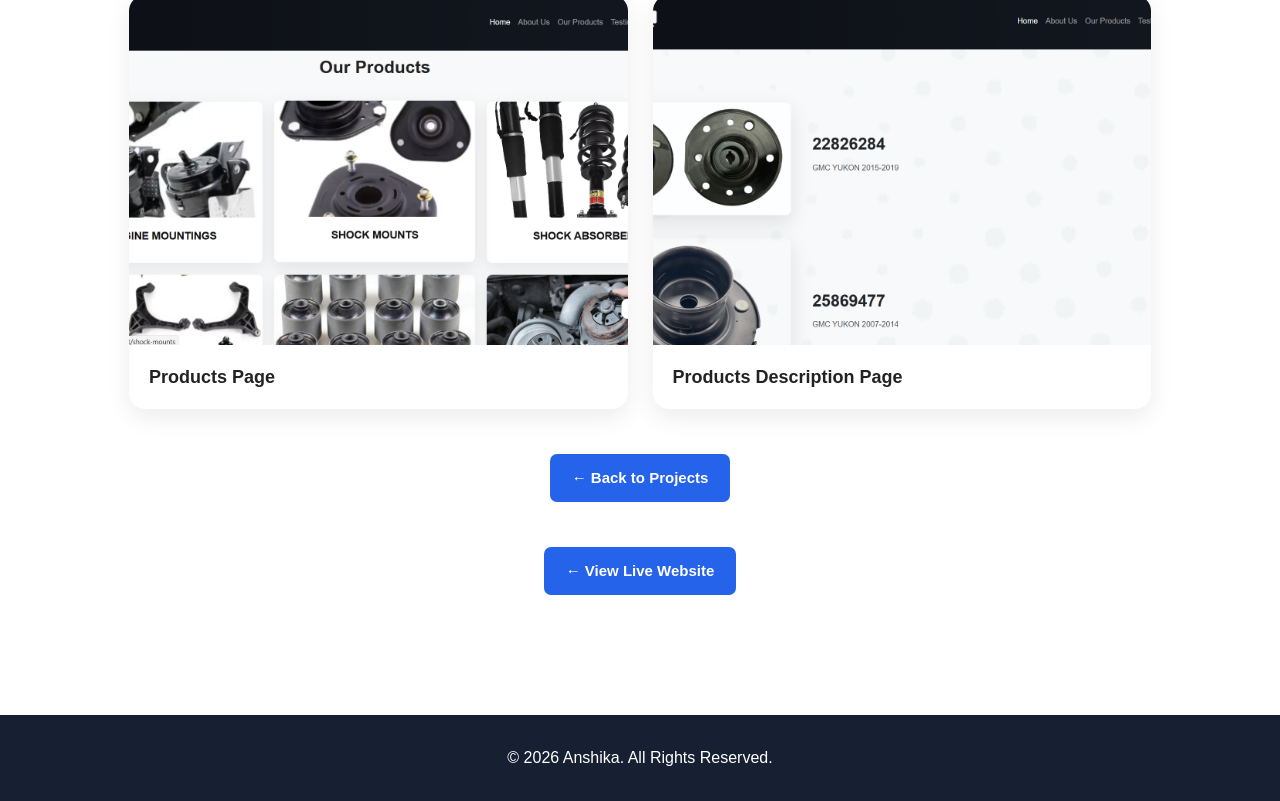
<file: hamerr.html>
<!DOCTYPE html>
<html lang="en">

<head>
    <meta charset="UTF-8">

    <meta name="viewport"
          content="width=device-width, initial-scale=1.0">

    <title>Hammerr Auto Parts | Project</title>

    <link rel="stylesheet" href="style.css">
   <style>
        .back-button {
            display: block;
            width: fit-content;
            margin: 45px auto 0;
            padding: 12px 22px;
            background: #2563eb;
            color: white;
            text-decoration: none;
            border-radius: 7px;
        }

    </style>
</head>

<body>

    <!-- Navigation -->

    <header>
        <nav>

            <h2 class="logo">Anshika</h2>

            <ul>
                <li><a href="index.html">Home</a></li>
                <li><a href="index.html#about">About</a></li>
                <li><a href="index.html#skills">Skills</a></li>
                <li><a href="index.html#projects">Projects</a></li>
                <li><a href="index.html#services">Services</a></li>
                <li><a href="index.html#contact">Contact</a></li>
            </ul>

        </nav>
    </header>

    <!-- Project Details -->

    <main class="project-details">

        <div class="project-heading">

            <span class="project-label">
                LIVE PROJECT
            </span>

            <h1>
              Hammerr Auto Parts
            </h1>

            <p class="project-subtitle">
                Footwear Store / E-commerce WebsiteAutomotive & Auto Parts Website</p>

        </div>


        <!-- Main Image

        <div class="project-main-image">

            <img
                src="home.png"
                alt="The Stepora House Website"
            >

        </div>-->


        <!-- Information -->

        <div class="project-information">

            <div class="project-description">

                <h2>
                    About This Project
                </h2>

                <p>
                   Hammer Auto Parts is an automotive company offering a wide range of auto parts for different vehicle requirements. 
                  
                </p>

                <p>
                   The website is designed to showcase various automotive products and provide customers with clear information about the available parts.<br>
The website provides an organized and user-friendly browsing experience, making it easier for customers to explore different products. 
                    The clean and responsive design also helps present the company and its product range in a professional way.
                </p>

            </div>


            <div class="project-details-box">

                <div>
                    <strong>My Role</strong>
                    <p>
                        Frontend Designer & Web Developer
                    </p>
                </div>

                <div>
                    <strong>Technologies</strong>
                    <p>
                        HTML, CSS, JavaScript, PHP, Theme Customization
                    </p>
                </div>

                <div>
                    <strong>Project Type</strong>
                    <p>
                        Live Project
                    </p>
                </div>
<div>
    <strong>Features</strong>
<p>Product Showcase, Product Categories, Auto Parts Listing, Responsive Design, User-Friendly Navigation and Contact Options.
</p>
            </div>
            </div>

        </div>


        <!-- View Gallery Button -->

        <div class="gallery-button-area">

            <a href="#gallery" class="gallery-button">
                View All Pictures →
            </a>

        </div>


        <!-- Gallery -->

        <section id="gallery" class="project-gallery-section">

            <div class="gallery-heading">

                <span>
                    PROJECT GALLERY
                </span>

                <h2>
                    Website Screenshots
                </h2>

                <p>
                    Explore different pages and sections
                    of Hammerr Auto Parts.
                </p>

            </div>


            <div class="gallery-grid">

                <!-- Home -->

                <div class="gallery-item">

                    <img
                        src="images/hammerr1.png"
                        alt="Hammerr Auto Parts">

                    <h3>
                    Home Page
                    </h3>

                </div>


                <!-- Women -->

                <div class="gallery-item">

                    <img
                        src="images/hammerr2.png"
                        alt="Hammerr Auto Parts">


                    <h3>
                     Testimonial Page
                    </h3>

                </div>


                <!-- About -->

                <div class="gallery-item">

                     <img
                        src="images/hammerr3.png"
                        alt="Hammerr Auto Parts">

                    <h3>
                     Products Page
                    </h3>

                </div>


                <!-- Add more images here -->

                
                <div class="gallery-item">

                     <img
                        src="images/hammerr4.png"
                        alt="Hammerr Auto Parts">


                    <h3>
                      Products Description Page
                    </h3>

                </div>

            </div>

        </section>
        
<a href="index.html#projects" class="back-button">
            ← Back to Projects
</a>
        <a href="https://hammerrautoparts.com/" class="back-button">
            ← View Live Website
</a>
    </main>


    <!-- Footer -->

    <footer class="project-footer">

        <p>
            © 2026 Anshika. All Rights Reserved.
        </p>

    </footer>


</body>
</html>
</file>
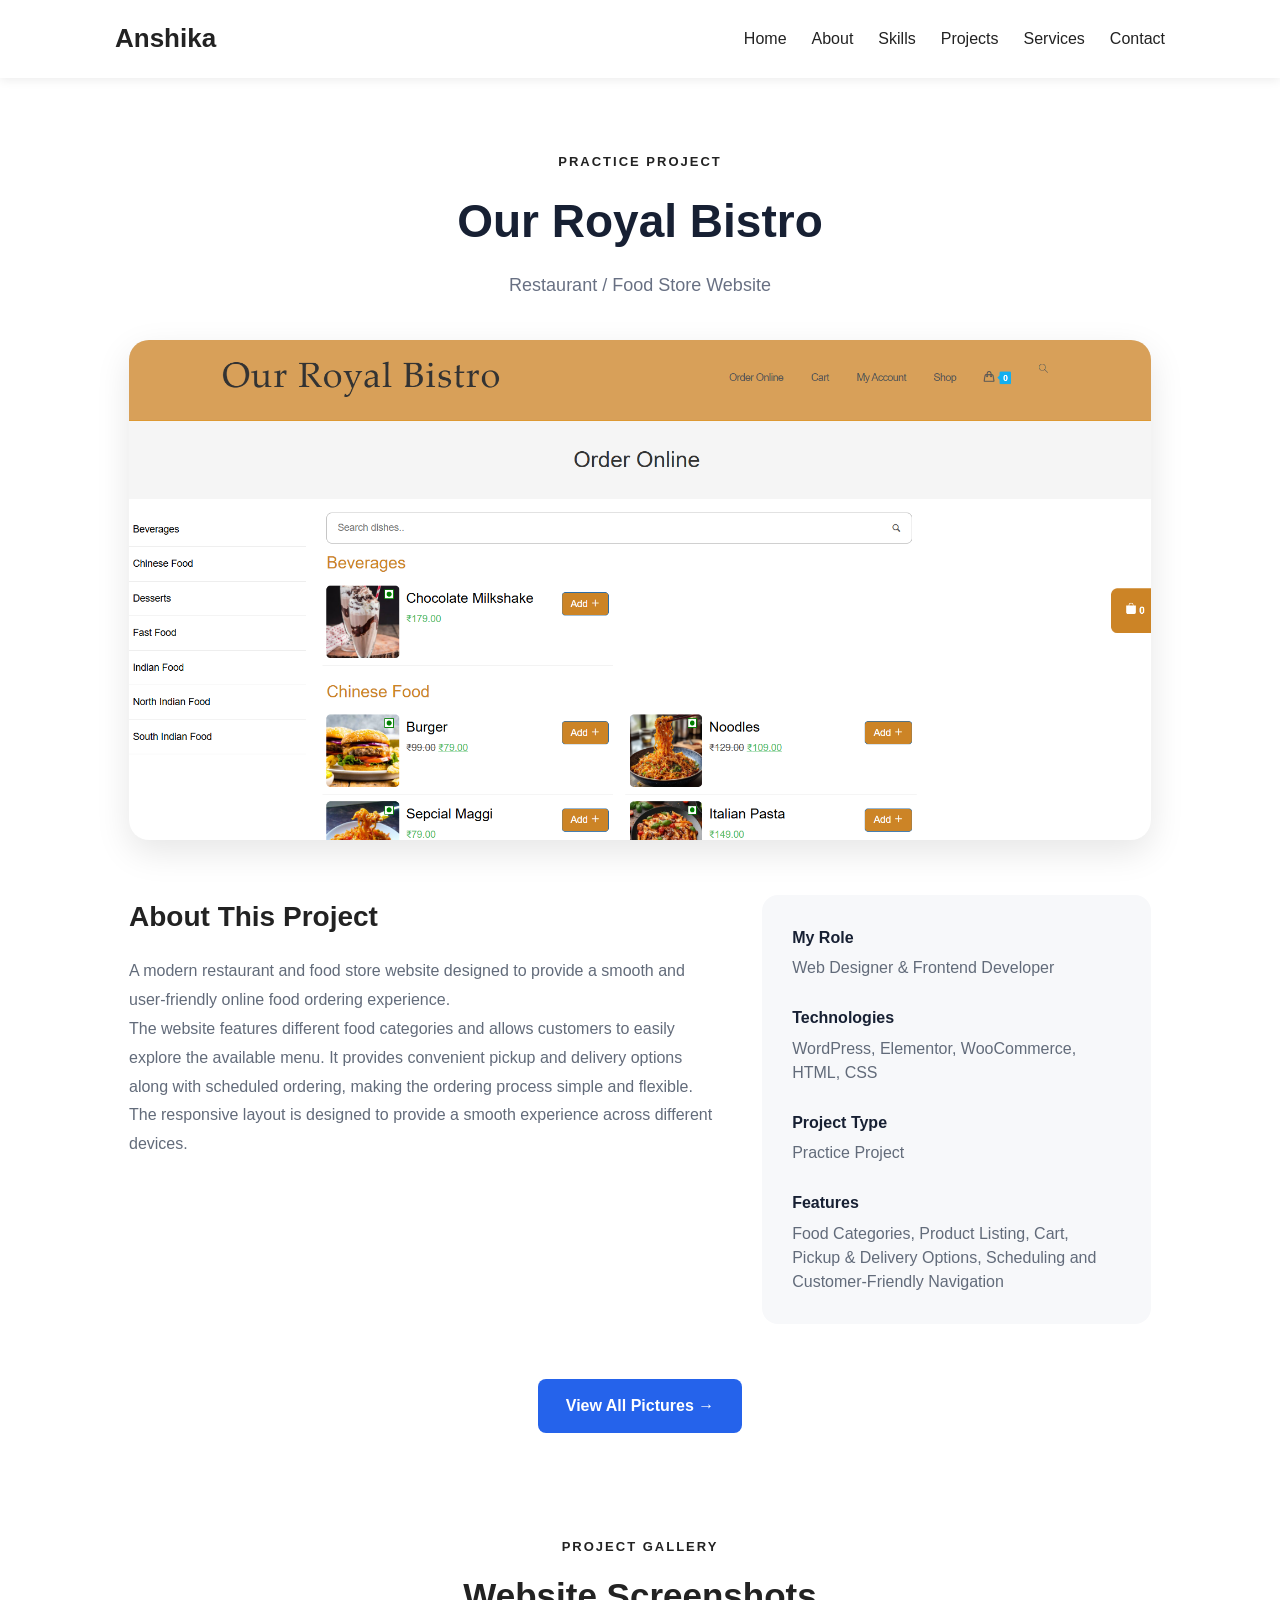
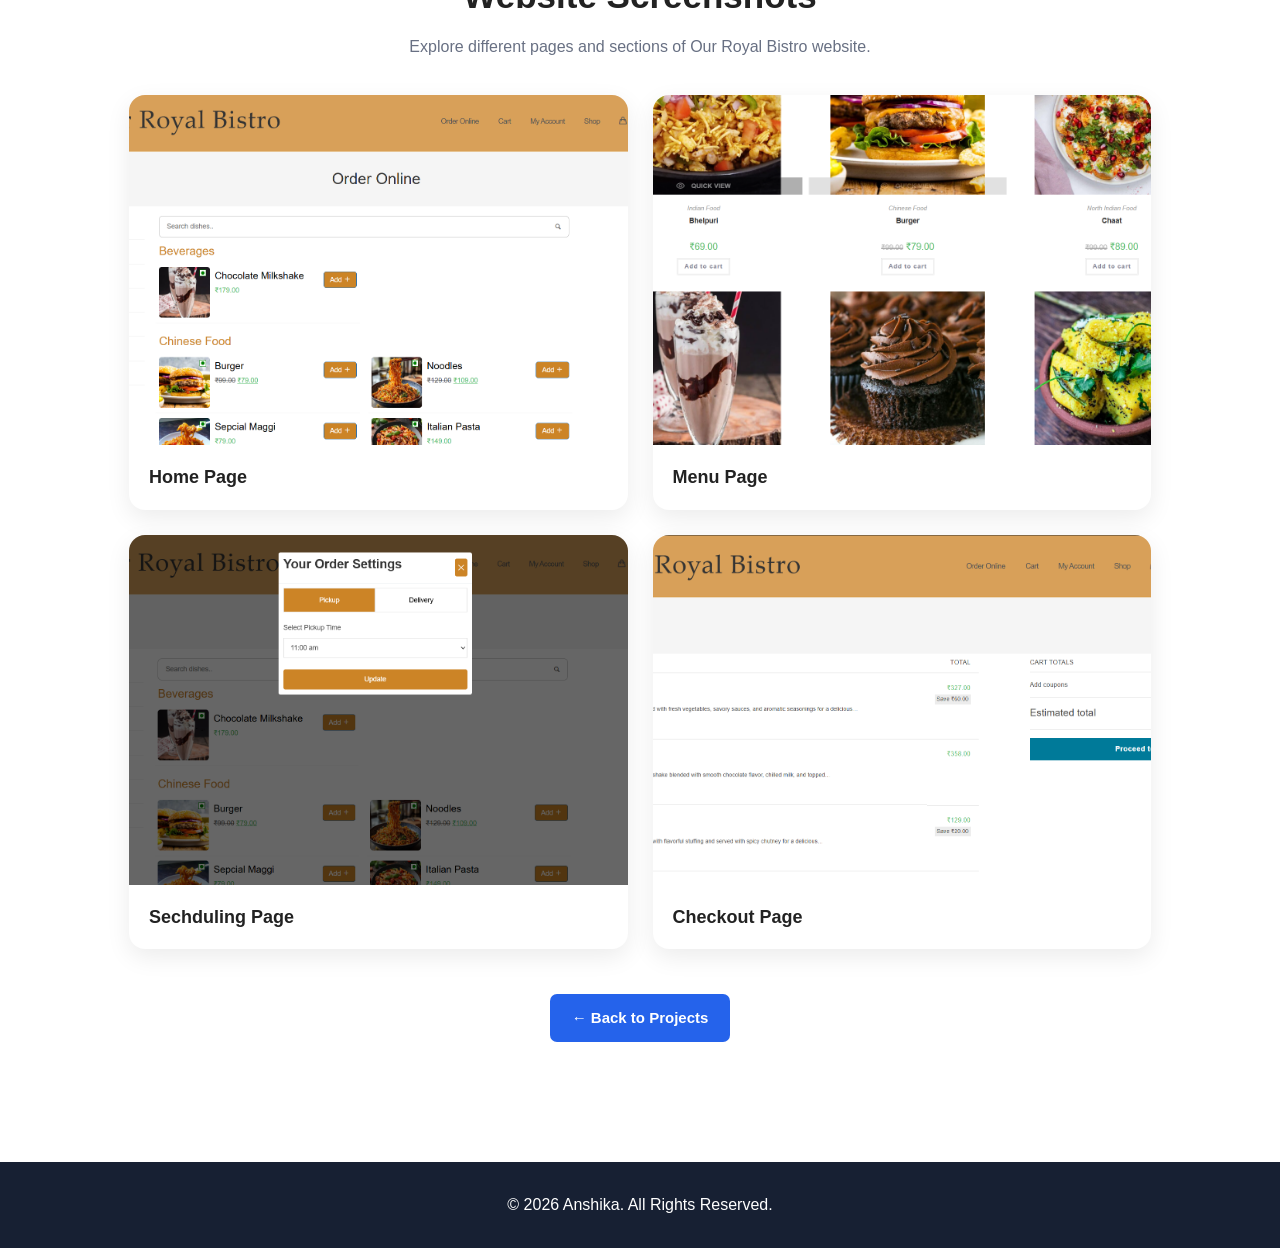
<file: royal.html>
<!DOCTYPE html>
<html lang="en">

<head>
    <meta charset="UTF-8">

    <meta name="viewport"
          content="width=device-width, initial-scale=1.0">

     <title>Our Royal Bistro | Anshika</title>

    <link rel="stylesheet" href="style.css">
   <style>
        .back-button {
            display: block;
            width: fit-content;
            margin: 45px auto 0;
            padding: 12px 22px;
            background: #2563eb;
            color: white;
            text-decoration: none;
            border-radius: 7px;
        }

    </style>
</head>

<body>

    <!-- Navigation -->

    <header>
        <nav>

            <h2 class="logo">Anshika</h2>

            <ul>
                <li><a href="index.html">Home</a></li>
                <li><a href="index.html#about">About</a></li>
                <li><a href="index.html#skills">Skills</a></li>
                <li><a href="index.html#projects">Projects</a></li>
                <li><a href="index.html#services">Services</a></li>
                <li><a href="index.html#contact">Contact</a></li>
            </ul>

        </nav>
    </header>

    <!-- Project Details -->

    <main class="project-details">

        <div class="project-heading">

            <span class="project-label">
                PRACTICE PROJECT
            </span>

             <h1>Our Royal Bistro</h1>
            <p class="project-subtitle">
               Restaurant / Food Store Website
            </p>

        </div>


        <!-Main Image-->

        <div class="project-main-image">

          <img src="images/our-home.png"
                 alt="Our Royal Bistro Home Page">

        </div>


        <!-- Information -->

        <div class="project-information">

            <div class="project-description">

                <h2>
                    About This Project
                </h2>

               <p>
                A modern restaurant and food store website designed
                to provide a smooth and user-friendly online food
                ordering experience.<br>The website features different food categories and allows customers to easily explore the available menu. 
                   It provides convenient pickup and delivery options along with scheduled ordering, making the ordering process simple and flexible. 
               
            </p>
<p>    The responsive layout is designed to provide a smooth experience across different devices.</p>
            
            </div>


            <div class="project-details-box">

                <div>
                    <strong>My Role</strong>
                    <p>
Web Designer & Frontend Developer                    </p>
                </div>

                <div>
                    <strong>Technologies</strong>
                    <p>
                        WordPress, Elementor,
                        WooCommerce, HTML, CSS
                    </p>
                </div>

                <div>
                    <strong>Project Type</strong>
                    <p>
                        Practice Project
                    </p>
                </div>
<div>
    <strong>Features</strong>
<p  >Food Categories, Product Listing, Cart,
                Pickup & Delivery Options, Scheduling and
                Customer-Friendly Navigation
</p>
            </div>
            </div>

        </div>


        <!-- View Gallery Button -->

        <div class="gallery-button-area">

            <a href="#gallery" class="gallery-button">
                View All Pictures →
            </a>

        </div>


        <!-- Gallery -->

        <section id="gallery" class="project-gallery-section">

            <div class="gallery-heading">

                <span>
                    PROJECT GALLERY
                </span>

                <h2>
                    Website Screenshots
                </h2>

                <p>
                    Explore different pages and sections
                    of Our Royal Bistro website.
                </p>

            </div>


            <div class="gallery-grid">

                <!-- Home -->

                <div class="gallery-item">

                  <img src="images/our-home.png"
                 alt="Our Royal Bistro Home Page">


                    <h3>
                        Home Page
                    </h3>

                </div>


                <!-- Women -->

                <div class="gallery-item">

                
            <img src="images/our-shop.png"
                 alt="Our Royal Bistro Food Menu">

                    <h3>
                    Menu Page
                    </h3>

                </div>


                <!-- About -->

                <div class="gallery-item">

                    <img src="images/our-home2.png"
                 alt="Our Royal Bistro Food Sechduling">


                    <h3>
                        Sechduling Page
                    </h3>

                </div>


                <!-- Add more images here -->

                
                <div class="gallery-item">

            <img src="images/our-cart.png"
                 alt="Our Royal Bistro Cart">


                    <h3>
                    Checkout Page
                    </h3>

                </div>

            </div>

        </section>
        
<a href="index.html#projects" class="back-button">
            ← Back to Projects
</a>
    </main>


    <!-- Footer -->

    <footer class="project-footer">

        <p>
            © 2026 Anshika. All Rights Reserved.
        </p>

    </footer>


</body>
</html>
</file>
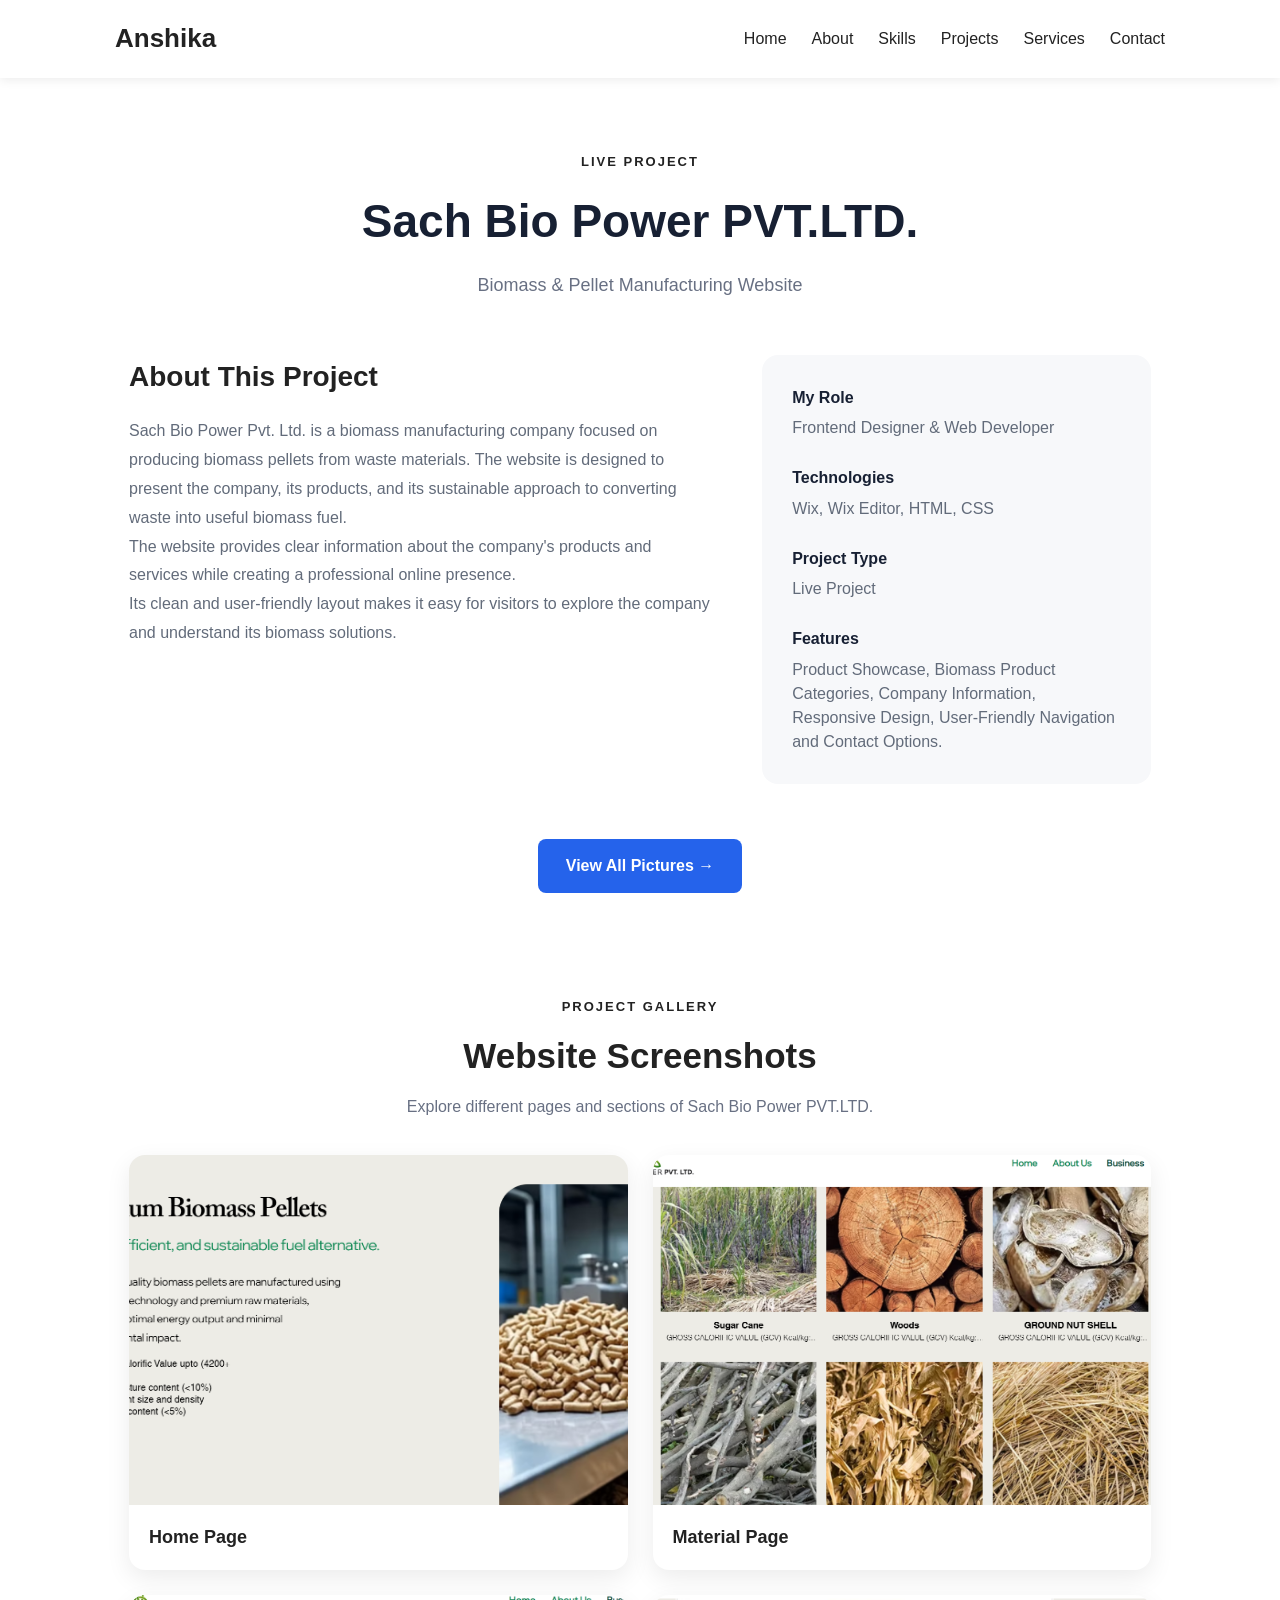
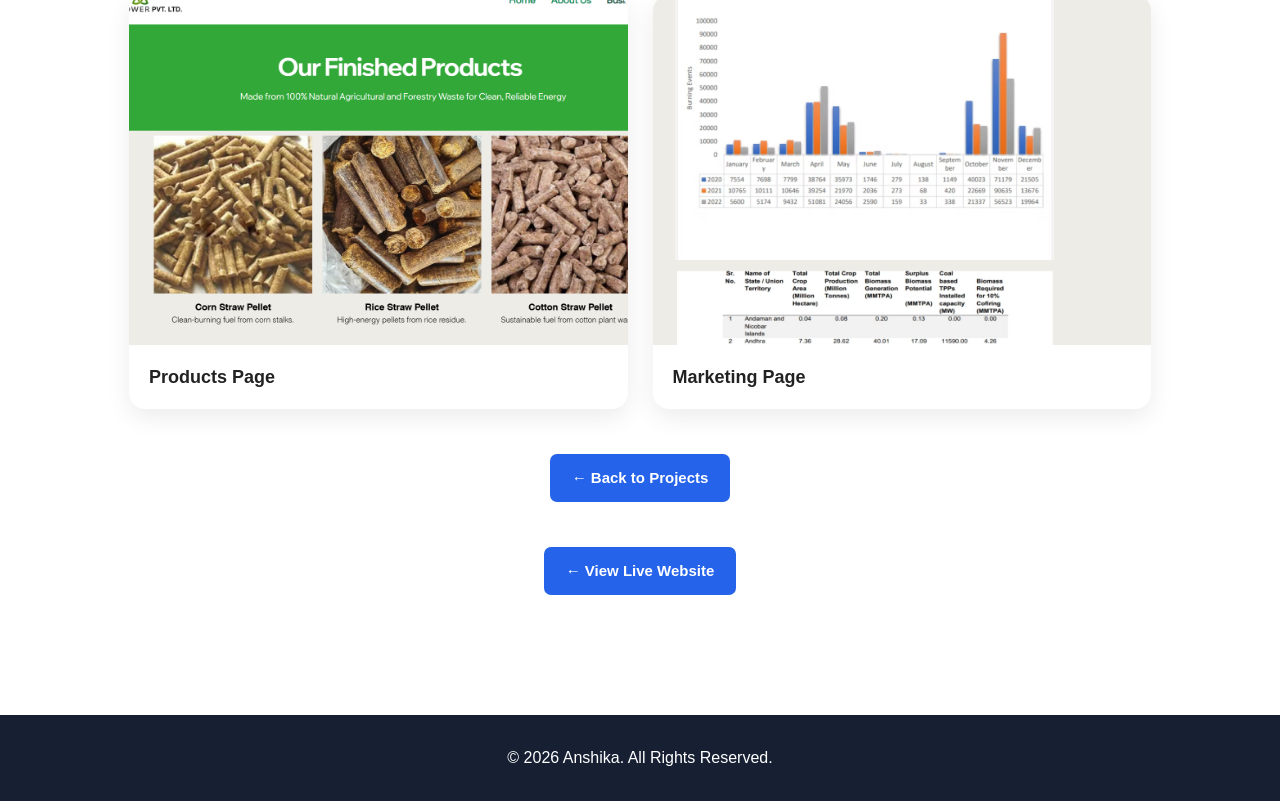
<file: sachbio.html>
<!DOCTYPE html>
<html lang="en">

<head>
    <meta charset="UTF-8">

    <meta name="viewport"
          content="width=device-width, initial-scale=1.0">

    <title>Sach Bio Power PVT.LTD.| Project</title>

    <link rel="stylesheet" href="style.css">
   <style>
        .back-button {
            display: block;
            width: fit-content;
            margin: 45px auto 0;
            padding: 12px 22px;
            background: #2563eb;
            color: white;
            text-decoration: none;
            border-radius: 7px;
        }

    </style>
</head>

<body>

    <!-- Navigation -->

    <header>
        <nav>

            <h2 class="logo">Anshika</h2>

            <ul>
                <li><a href="index.html">Home</a></li>
                <li><a href="index.html#about">About</a></li>
                <li><a href="index.html#skills">Skills</a></li>
                <li><a href="index.html#projects">Projects</a></li>
                <li><a href="index.html#services">Services</a></li>
                <li><a href="index.html#contact">Contact</a></li>
            </ul>

        </nav>
    </header>

    <!-- Project Details -->

    <main class="project-details">

        <div class="project-heading">

            <span class="project-label">
               LIVE PROJECT
            </span>

            <h1>
               Sach Bio Power PVT.LTD.
            </h1>

            <p class="project-subtitle">
              Biomass & Pellet Manufacturing Website
            </p>

        </div>


        <!-- Main Image

        <div class="project-main-image">

            <img
                src="home.png"
                alt="The Stepora House Website"
            >

        </div>-->


        <!-- Information -->

        <div class="project-information">

            <div class="project-description">

                <h2>
                    About This Project
                </h2>

                <p>
                    Sach Bio Power Pvt. Ltd. is a biomass manufacturing company focused on producing biomass pellets from waste materials. 
                    The website is designed to present the company, its products, and its sustainable approach to converting waste into useful biomass fuel.<br>
The website provides clear information about the company's products and services while creating a professional online presence. 
                </p>

                <p>
                   Its clean and
                    user-friendly layout makes it easy for
                    visitors to explore the company and understand its biomass solutions.
                </p>

            </div>


            <div class="project-details-box">

                <div>
                    <strong>My Role</strong>
                    <p>
                        Frontend Designer & Web Developer
                    </p>
                </div>

                <div>
                    <strong>Technologies</strong>
                    <p>
                        Wix, Wix Editor, HTML, CSS
                    </p>
                </div>

                <div>
                    <strong>Project Type</strong>
                    <p>
                        Live Project
                    </p>
                </div>
<div>
    <strong>Features</strong>
<p>Product Showcase, Biomass Product Categories, Company Information, Responsive Design, User-Friendly Navigation and Contact Options.
</p>
            </div>
            </div>

        </div>


        <!-- View Gallery Button -->

        <div class="gallery-button-area">

            <a href="#gallery" class="gallery-button">
                View All Pictures →
            </a>

        </div>


        <!-- Gallery -->

        <section id="gallery" class="project-gallery-section">

            <div class="gallery-heading">

                <span>
                    PROJECT GALLERY
                </span>

                <h2>
                    Website Screenshots
                </h2>

                <p>
                    Explore different pages and sections
                    of Sach Bio Power PVT.LTD.
                </p>

            </div>


            <div class="gallery-grid">

                <!-- Home -->

                <div class="gallery-item">

                    <img
                        src="images/sach1.png"
                        alt="Sach Bio Power PVT.LTD." >

                    <h3>
                        Home Page
                    </h3>

                </div>


                <!-- Women -->

                <div class="gallery-item">

                       <img
                        src="images/sach3.png"
                        alt="Sach Bio Power PVT.LTD." >

                    <h3>
                        Material Page
                    </h3>

                </div>


                <!-- About -->

                <div class="gallery-item">

                       <img
                        src="images/sach2.png"
                        alt="Sach Bio Power PVT.LTD." >
                    <h3>
                       Products Page 
                    </h3>

                </div>


                <!-- Add more images here -->

                
                <div class="gallery-item">

                      <img
                        src="images/sach4.png"
                        alt="Sach Bio Power PVT.LTD." >

                    <h3>
                    Marketing Page
                    </h3>

                </div>

            </div>

        </section>
        
<a href="index.html#projects" class="back-button">
            ← Back to Projects
</a>
        <a href="https://www.sachpower.com/home" class="back-button">
            ← View Live Website
</a>
    </main>


    <!-- Footer -->

    <footer class="project-footer">

        <p>
            © 2026 Anshika. All Rights Reserved.
        </p>

    </footer>


</body>
</html>
</file>
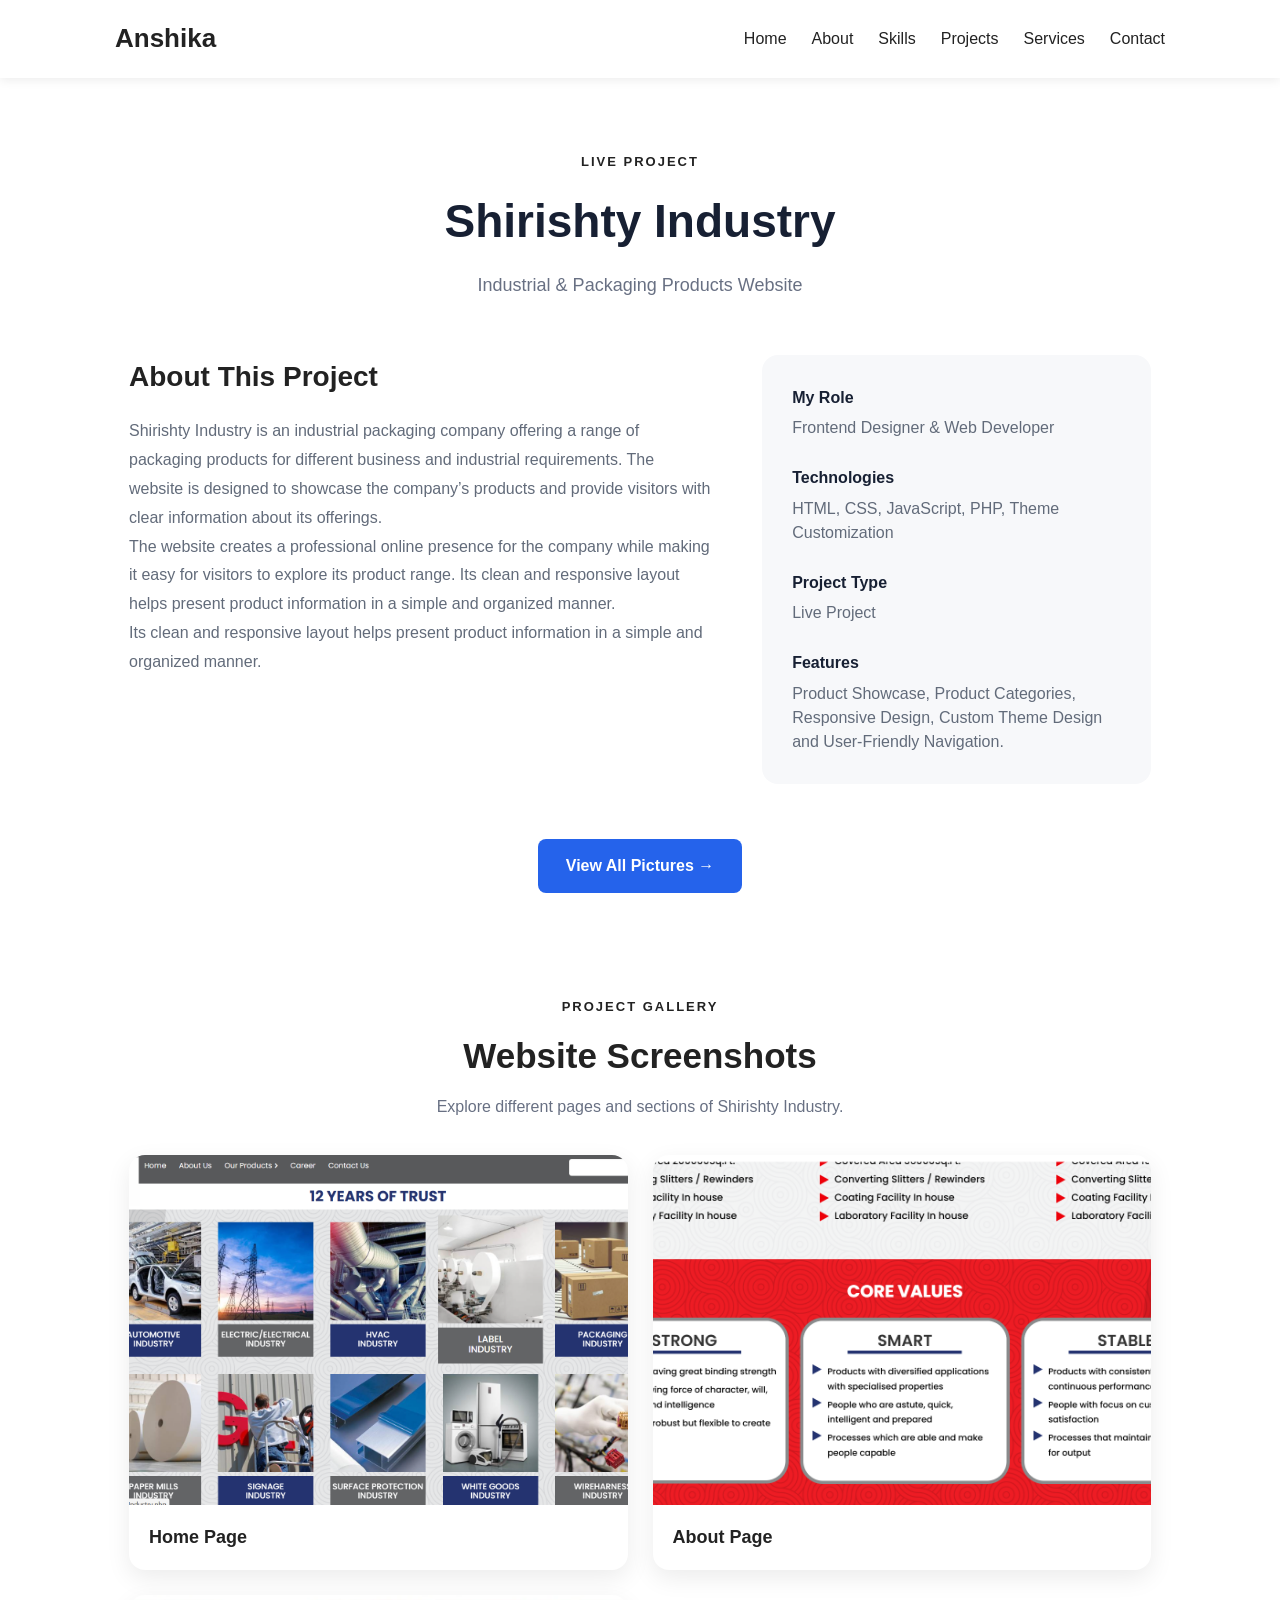
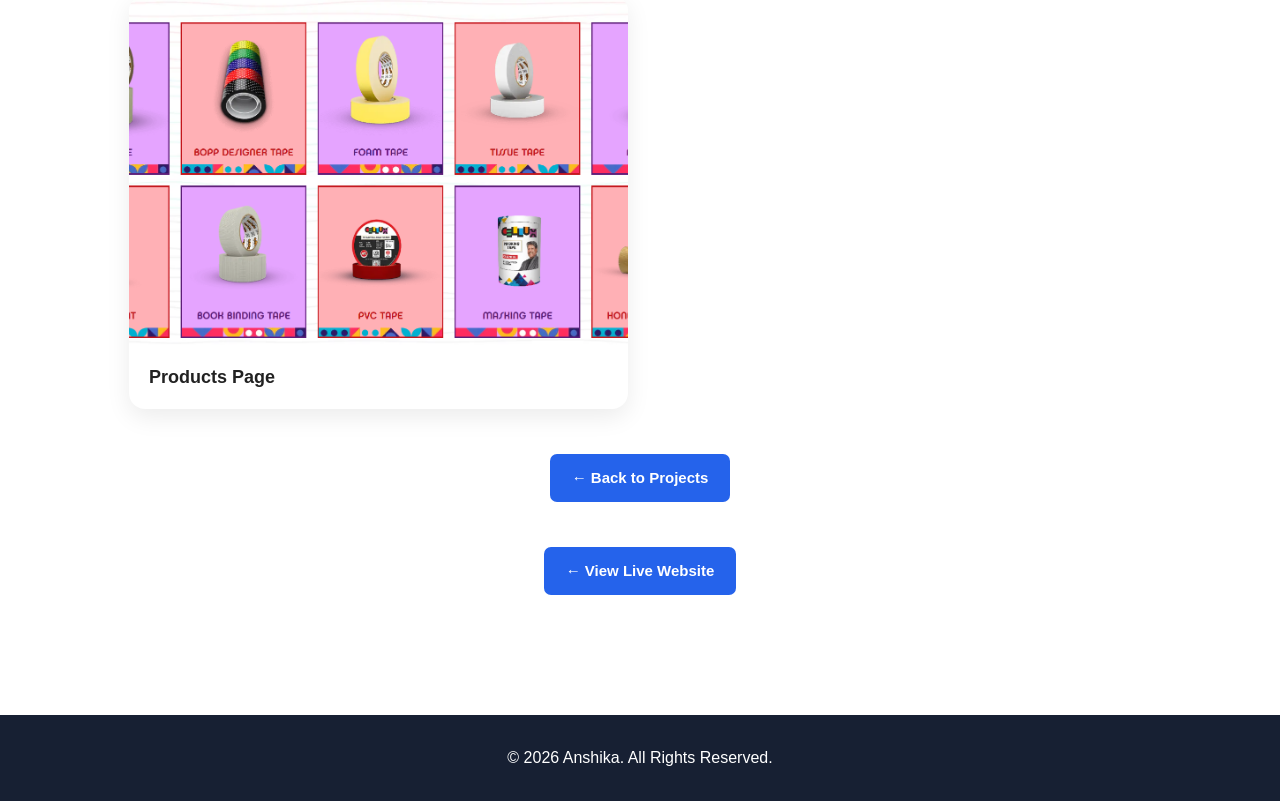
<file: shirishtyind.html>
<!DOCTYPE html>
<html lang="en">

<head>
    <meta charset="UTF-8">

    <meta name="viewport"
          content="width=device-width, initial-scale=1.0">

    <title>Shirishty Industry | Project</title>

    <link rel="stylesheet" href="style.css">
   <style>
        .back-button {
            display: block;
            width: fit-content;
            margin: 45px auto 0;
            padding: 12px 22px;
            background: #2563eb;
            color: white;
            text-decoration: none;
            border-radius: 7px;
        }

    </style>
</head>

<body>

  
    <!-- Navigation -->

    <header>
        <nav>

            <h2 class="logo">Anshika</h2>

            <ul>
                <li><a href="index.html">Home</a></li>
                <li><a href="index.html#about">About</a></li>
                <li><a href="index.html#skills">Skills</a></li>
                <li><a href="index.html#projects">Projects</a></li>
                <li><a href="index.html#services">Services</a></li>
                <li><a href="index.html#contact">Contact</a></li>
            </ul>

        </nav>
    </header>

    <!-- Project Details -->

    <main class="project-details">

        <div class="project-heading">

            <span class="project-label">
            LIVE PROJECT
            </span>

            <h1>
              Shirishty Industry
            </h1>

            <p class="project-subtitle">
                Industrial & Packaging Products Website
            </p>

        </div>


        <!-- Main Image

        <div class="project-main-image">

            <img
                src="home.png"
                alt="The Stepora House Website"
            >

        </div>-->


        <!-- Information -->

        <div class="project-information">

            <div class="project-description">

                <h2>
                    About This Project
                </h2>

                <p>
                   Shirishty Industry is an industrial packaging company offering a range of packaging products for different business and industrial requirements. 
                    The website is designed to showcase the company’s products and provide visitors with clear information about its offerings.<br>
The website creates a professional online presence for the company while making it easy for visitors to explore its product range. Its clean and responsive
                    layout helps present product information in a simple and organized manner.
                </p>

                <p>
                    Its clean and responsive
                    layout helps present product information in a simple and organized manner.
                </p>

            </div>


            <div class="project-details-box">

                <div>
                    <strong>My Role</strong>
                    <p>
                        Frontend Designer & Web Developer
                    </p>
                </div>

                <div>
                    <strong>Technologies</strong>
                    <p>
                        HTML, CSS, JavaScript, PHP, Theme Customization
                    </p>
                </div>

                <div>
                    <strong>Project Type</strong>
                    <p>
                        Live Project
                    </p>
                </div>
<div>
    <strong>Features</strong>
<p>Product Showcase, Product Categories, Responsive Design, Custom Theme Design and User-Friendly Navigation.
</p>
            </div>
            </div>

        </div>


        <!-- View Gallery Button -->

        <div class="gallery-button-area">

            <a href="#gallery" class="gallery-button">
                View All Pictures →
            </a>

        </div>


        <!-- Gallery -->

        <section id="gallery" class="project-gallery-section">

            <div class="gallery-heading">

                <span>
                    PROJECT GALLERY
                </span>

                <h2>
                    Website Screenshots
                </h2>

                <p>
                    Explore different pages and sections
                    of Shirishty Industry.
                </p>

            </div>


            <div class="gallery-grid">

                <!-- Home -->

                <div class="gallery-item">

                    <img
                        src="images/shiri1.png"
                        alt="Shirishty Industry">

                    <h3>
                       Home Page
                    </h3>

                </div>


                <!-- Women -->

                <div class="gallery-item">

                
                    <img
                        src="images/shiri2.png"
                        alt="Shirishty Industry">

                    <h3>
                    About Page
                    </h3>

                </div>


                <!-- About -->

                <div class="gallery-item">

                   
                    <img
                        src="images/shiri3.png"
                        alt="Shirishty Industry">
                    <h3>
                       Products Page
                    </h3>

                </div>


                <!-- Add more images here

                
                <div class="gallery-item">

                   
                    <img
                        src="images/shiri1.png"
                        alt="Shirishty Industry">

                    <h3>
                        Men Products
                    </h3>

                </div>-->

            </div>

        </section>
        
<a href="index.html#projects" class="back-button">
            ← Back to Projects
</a>
        <a href="https://shirishtyind.com/" class="back-button">
            ← View Live Website
</a>
    </main>


    <!-- Footer -->

    <footer class="project-footer">

        <p>
            © 2026 Anshika. All Rights Reserved.
        </p>

    </footer>


</body>
</html>
</file>
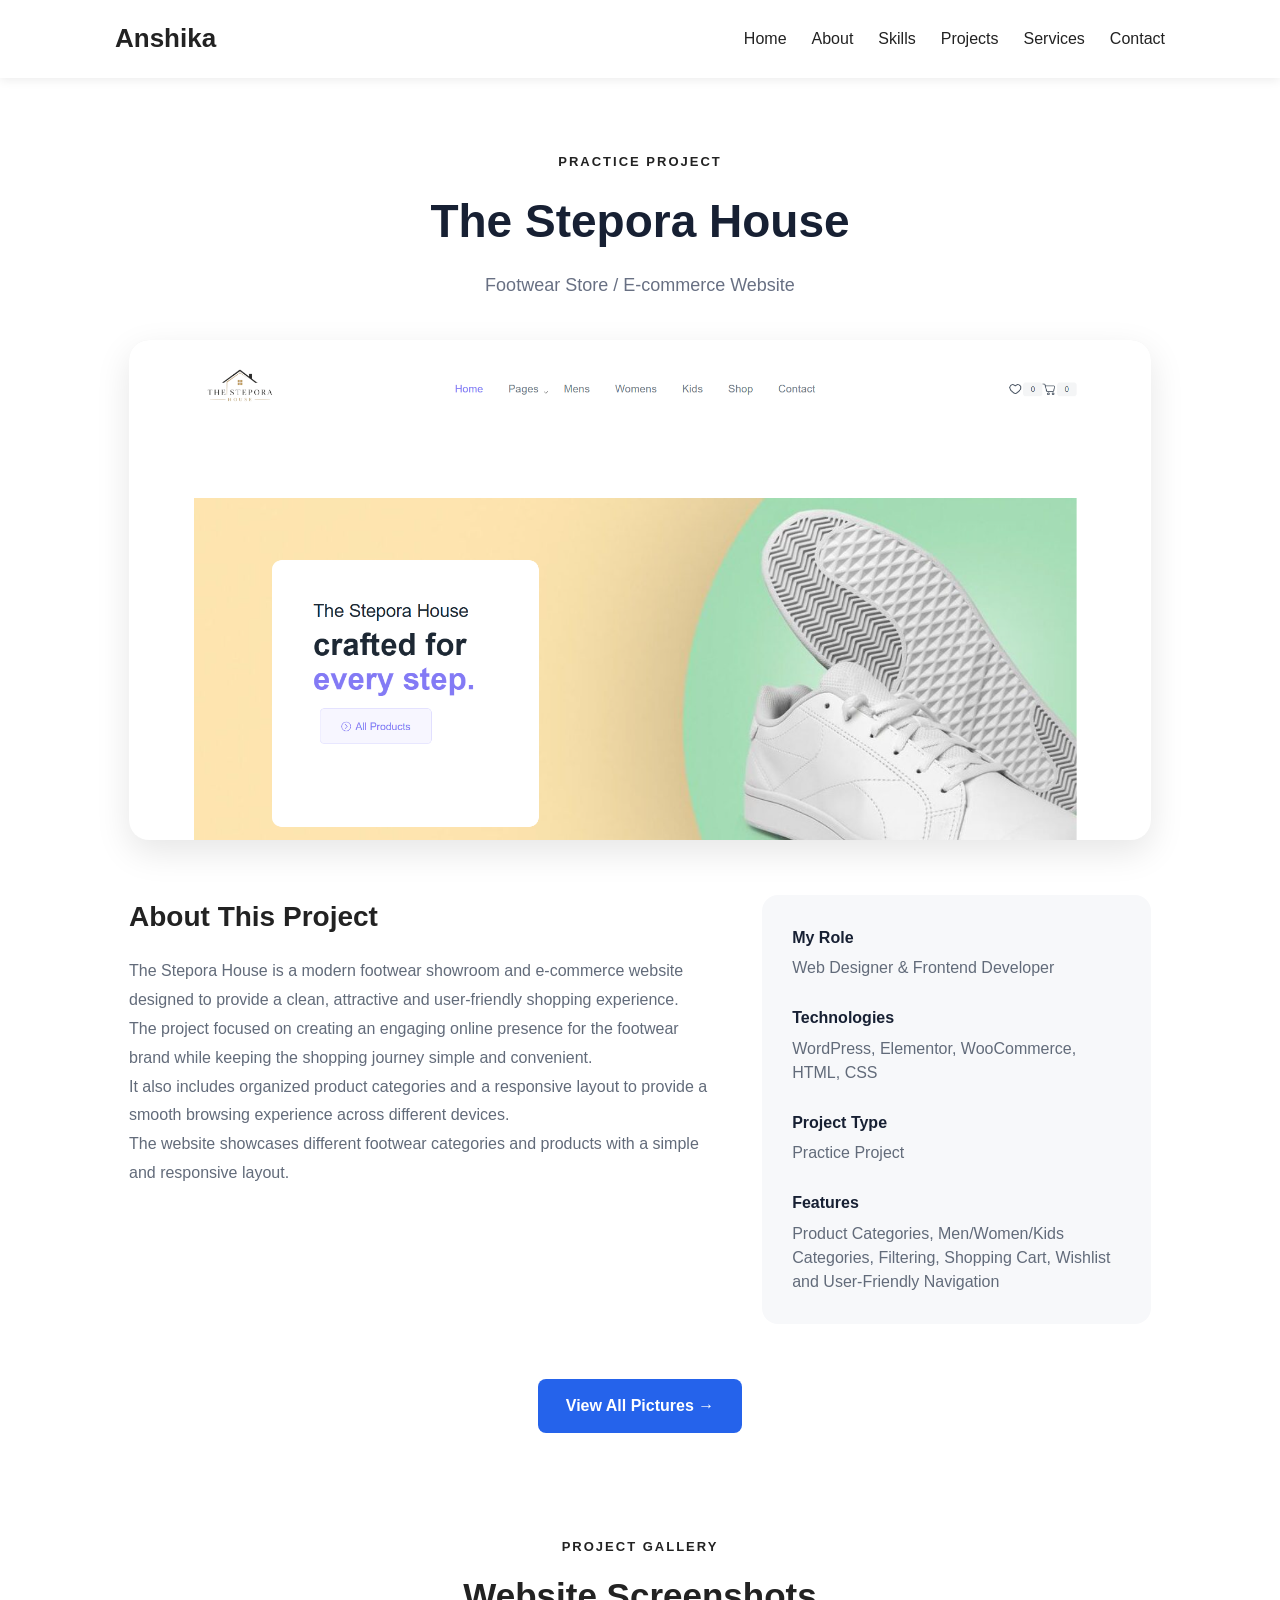
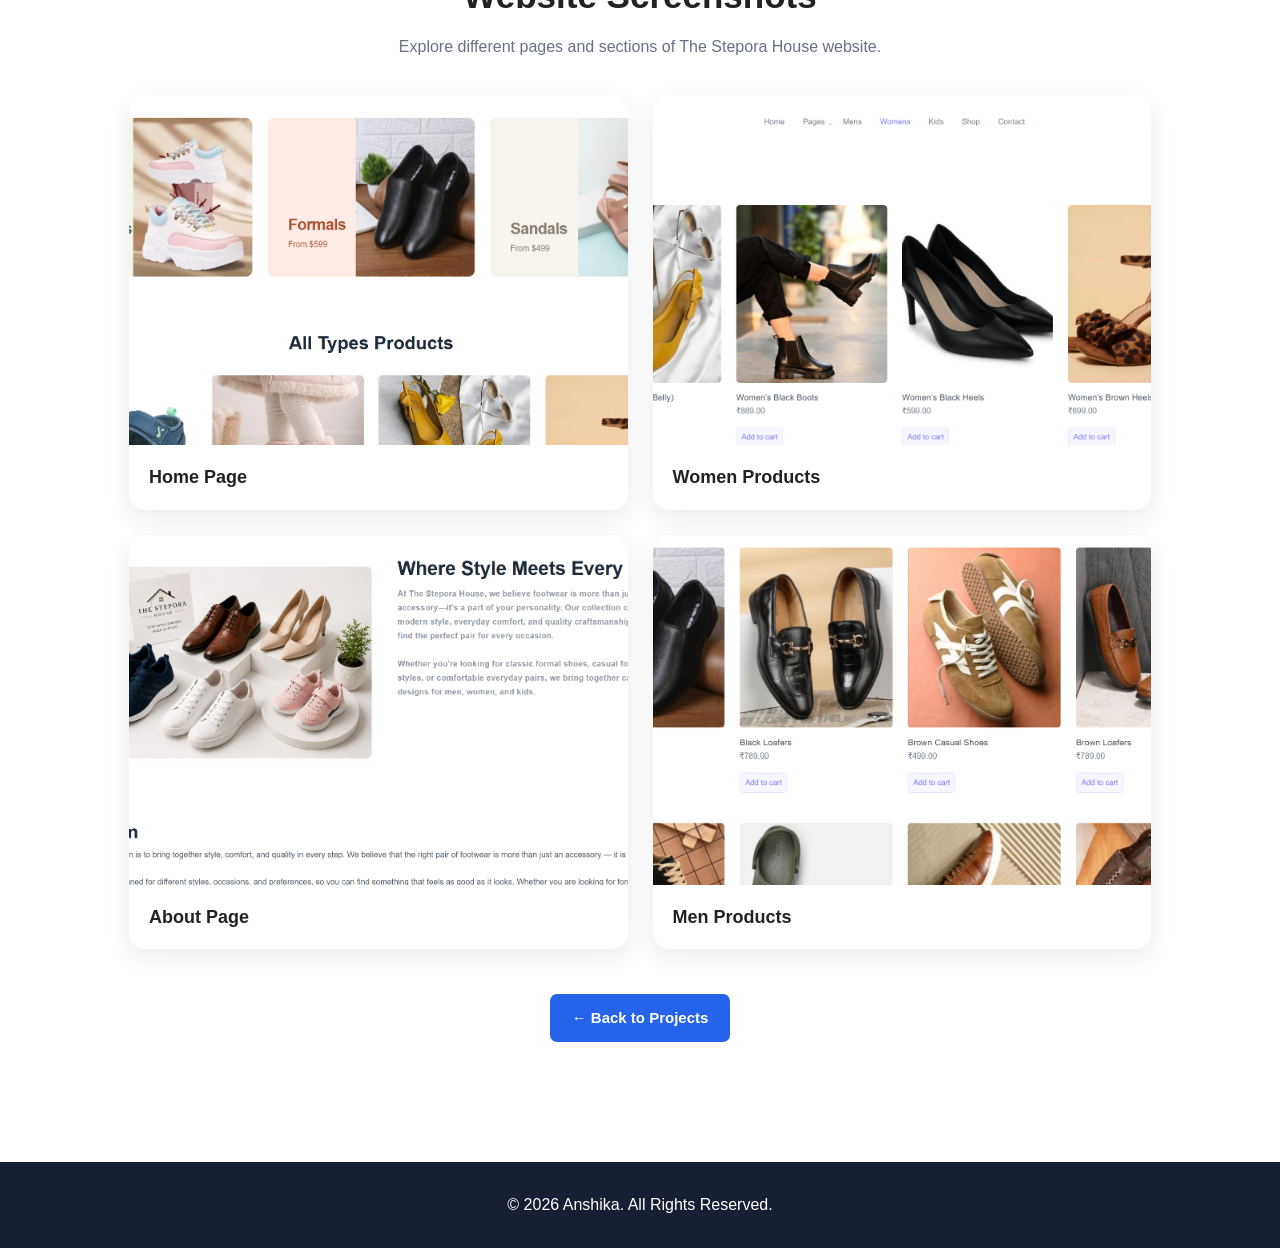
<file: stepora.html>
<!DOCTYPE html>
<html lang="en">

<head>
    <meta charset="UTF-8">

    <meta name="viewport"
          content="width=device-width, initial-scale=1.0">

    <title>The Stepora House | Project</title>

    <link rel="stylesheet" href="style.css">
   <style>
        .back-button {
            display: block;
            width: fit-content;
            margin: 45px auto 0;
            padding: 12px 22px;
            background: #2563eb;
            color: white;
            text-decoration: none;
            border-radius: 7px;
        }

    </style>
</head>

<body>

    <!-- Back to Portfolio

    <header class="project-header">

        <a href="index.html" class="back-button">
            ← Back to Portfolio
        </a>

    </header>-->

    <!-- Navigation -->

    <header>
        <nav>

            <h2 class="logo">Anshika</h2>

            <ul>
                <li><a href="index.html">Home</a></li>
                <li><a href="index.html#about">About</a></li>
                <li><a href="index.html#skills">Skills</a></li>
                <li><a href="index.html#projects">Projects</a></li>
                <li><a href="index.html#services">Services</a></li>
                <li><a href="index.html#contact">Contact</a></li>
            </ul>

        </nav>
    </header>

    <!-- Project Details -->

    <main class="project-details">

        <div class="project-heading">

            <span class="project-label">
                PRACTICE PROJECT
            </span>

            <h1>
                The Stepora House
            </h1>

            <p class="project-subtitle">
                Footwear Store / E-commerce Website
            </p>

        </div>


        <!-Main Image-->

        <div class="project-main-image">

            <img src="images/home.png" alt="The Stepora House Website" >

        </div>


        <!-- Information -->

        <div class="project-information">

            <div class="project-description">

                <h2>
                    About This Project
                </h2>

                <p>
                    The Stepora House is a modern footwear showroom
                    and e-commerce website designed to provide a
                    clean, attractive and user-friendly shopping
                    experience.<br>The project focused on creating an engaging online presence for the footwear brand while keeping the shopping journey simple and
                    convenient.
                    <br>
                    It also includes organized product categories and a responsive layout to provide a smooth browsing experience across different devices.
                </p>

                <p>
                    The website showcases different footwear
                    categories and products with a simple and
                    responsive layout.
                </p>

            </div>


            <div class="project-details-box">

                <div>
                    <strong>My Role</strong>
                    <p>
Web Designer & Frontend Developer                    
                    </p>
                </div>

                <div>
                    <strong>Technologies</strong>
                    <p>
                        WordPress, Elementor,
                        WooCommerce, HTML, CSS
                    </p>
                </div>

                <div>
                    <strong>Project Type</strong>
                    <p>
                        Practice Project
                    </p>
                </div>
<div>
    <strong>Features</strong>
<p>Product Categories, Men/Women/Kids Categories,
Filtering, Shopping Cart, Wishlist and
    User-Friendly Navigation
</p>
            </div>
            </div>

        </div>


        <!-- View Gallery Button -->

        <div class="gallery-button-area">

            <a href="#gallery" class="gallery-button">
                View All Pictures →
            </a>

        </div>


        <!-- Gallery -->

        <section id="gallery" class="project-gallery-section">

            <div class="gallery-heading">

                <span>
                    PROJECT GALLERY
                </span>

                <h2>
                    Website Screenshots
                </h2>

                <p>
                    Explore different pages and sections
                    of The Stepora House website.
                </p>

            </div>


            <div class="gallery-grid">

                <!-- Home -->

                <div class="gallery-item">

                    <img
                        src="images/home2.png"
                        alt="The Stepora House Home Page"
                    >

                    <h3>
                        Home Page
                    </h3>

                </div>


                <!-- Women -->

                <div class="gallery-item">

                    <img
                        src="images/women.png"
                        alt="The Stepora House Women Products"
                    >

                    <h3>
                        Women Products
                    </h3>

                </div>


                <!-- About -->

                <div class="gallery-item">

                    <img
                        src="images/about.png"
                        alt="The Stepora House About Page"
                    >

                    <h3>
                        About Page
                    </h3>

                </div>


                <!-- Add more images here -->

                
                <div class="gallery-item">

                    <img
                        src="images/men.png"
                        alt="The Stepora House Men Products"
                    >

                    <h3>
                        Men Products
                    </h3>

                </div>

            </div>

        </section>
        
<a href="index.html#projects" class="back-button">
            ← Back to Projects
</a>
    </main>


    <!-- Footer -->

    <footer class="project-footer">

        <p>
            © 2026 Anshika. All Rights Reserved.
        </p>

    </footer>


</body>
</html>
</file>
<file: style.css>
* {
    margin: 0;
    padding: 0;
    box-sizing: border-box;
}

html {
    scroll-behavior: smooth;
}

body {
    font-family: Arial, sans-serif;
    line-height: 1.6;
    color: #222;
    background: #ffffff;
}


/* Navigation */

header {
    background: #ffffff;
    position: sticky;
    top: 0;
    z-index: 1000;
    box-shadow: 0 2px 10px rgba(0,0,0,0.08);
}

nav {
    max-width: 1100px;
    margin: auto;
    padding: 18px 25px;

    display: flex;
    justify-content: space-between;
    align-items: center;
}

.logo {
    font-size: 26px;
}

nav ul {
    display: flex;
    list-style: none;
    gap: 25px;
}

nav ul li a {
    text-decoration: none;
    color: #222;
    font-weight: 500;
}

nav ul li a:hover {
    color: #6c63ff;
}


/* Home */

.hero {
    min-height: 90vh;

    display: flex;
    justify-content: center;
    align-items: center;

    text-align: center;

    padding: 60px 20px;

    background: linear-gradient(
        135deg,
        #f4f1ff,
        #ffffff
    );
}

.hero-content {
    max-width: 750px;
}

.small-text {
    letter-spacing: 3px;
    font-weight: bold;
}

.hero h1 {
    font-size: 65px;
    margin: 10px 0;
}

.hero h2 {
    font-size: 30px;
    margin-bottom: 20px;
}

.hero p {
    font-size: 18px;
    margin-bottom: 30px;
}

.buttons {
    display: flex;
    justify-content: center;
    gap: 15px;
    flex-wrap: wrap;
}

.btn {
    display: inline-block;
    text-decoration: none;

    padding: 12px 25px;

    background: #6c63ff;
    color: white;

    border-radius: 6px;

    font-weight: bold;
}

.btn:hover {
    opacity: 0.85;
}

.second-btn {
    background: #222;
}


/* Sections */

.section {
    max-width: 1100px;
    margin: auto;

    padding: 90px 25px;
}

.section > h2 {
    text-align: center;
    font-size: 36px;
    margin-bottom: 40px;
}


/* About */

.about-content {
    max-width: 800px;
    margin: auto;
}

.about-content h3 {
    font-size: 25px;
    margin-bottom: 15px;
}

.about-content p {
    margin-bottom: 15px;
}


/* Skills */

.skills-container {
    display: flex;
    justify-content: center;
    gap: 15px;
    flex-wrap: wrap;
}

.skill {
    padding: 15px 25px;

    border: 1px solid #ddd;

    border-radius: 30px;

    font-weight: bold;
}

/* ===== PROJECT SECTION ===== */

.projects-container {
    display: grid;
    grid-template-columns: repeat(3, 1fr);
    gap: 25px;
    max-width: 900px;
    margin: 0 auto;
    padding: 20px;
}

.project-card {
    width: 100%;
    max-width: 420px;
    margin: 0 auto;
    background: #fff;
    border-radius: 15px;
    padding: 18px;
    box-sizing: border-box;
    overflow: hidden;
    box-shadow: 0 5px 20px rgba(0,0,0,0.10);
}

/* Project image ko card ke andar rakhega */
.project-card img {
    width: 100%;
    height: 220px;
    object-fit: cover;
    display: block;
    border-radius: 10px;
}

/* Text */
.project-card h3 {
    font-size: 20px;
    margin: 15px 0 8px;
}

.project-card p {
    font-size: 15px;
    line-height: 1.6;
    margin: 8px 0;
}

/* Buttons */
.project-card a,
.project-card button {
    display: inline-block;
    padding: 10px 18px;
    margin-top: 10px;
    border-radius: 7px;
    text-decoration: none;
    cursor: pointer;
}

/* Mobile */
@media (max-width: 768px) {
    .projects-container {
        grid-template-columns: 1fr;
        padding: 15px;
    }

    .project-card {
        max-width: 100%;
    }

    .project-card img {
        height: 200px;
    }
}
/* Status 

.status {
    display: inline-block;
    margin-top: 8px;
    padding: 7px 14px;
    border-radius: 20px;
    background: #f1f1f1;
    font-size: 13px;
    font-weight: 600;
}


/* Project Gallery 

.project-gallery {
    display: grid;
    grid-template-columns: repeat(3, 1fr);
    gap: 12px;
    padding: 0 25px 25px;
}


/* Gallery Item 

.gallery-item {
    text-align: center;
}

.gallery-item img {
    width: 100%;
    height: 100px;
    object-fit: cover;
    border-radius: 8px;
    display: block;
    margin-bottom: 7px;
}

.gallery-item span {
    font-size: 12px;
    font-weight: 600;
}
*/

/* ================= MOBILE ================= 

@media (max-width: 900px) {

    .projects-container {
        grid-template-columns: 1fr;
    }

}


@media (max-width: 600px) {

    #projects {
        padding: 60px 5%;
    }

    #projects h2 {
        font-size: 30px;
    }

    .main-project-image {
        height: 230px;
    }

    .project-gallery {
        grid-template-columns: 1fr;
    }

    .gallery-item img {
        height: 180px;
    }

}*/

/* Services */

.services-container {
    display: grid;
    grid-template-columns: repeat(2, 1fr);
    gap: 25px;
    margin-top: 30px;
}

.service-card {
    padding: 30px;
    border-radius: 12px;
    background: #f8f8f8;
    text-align: center;
    box-shadow: 0 4px 15px rgba(0, 0, 0, 0.08);
    transition: transform 0.3s ease;
}

.service-card:hover {
    transform: translateY(-5px);
}

.service-card h3 {
    margin-bottom: 15px;
}

.service-card p {
    line-height: 1.7;
}


/* Mobile Responsive */

@media (max-width: 768px) {

    .services-container {
        grid-template-columns: 1fr;
    }

}


/* ===== CONTACT SECTION ===== */

.contact {
    padding: 80px 20px;
    text-align: center;
}

.contact h2 {
    font-size: 36px;
    margin-bottom: 15px;
}

.contact-intro {
    max-width: 650px;
    margin: 0 auto 40px;
    line-height: 1.7;
}

.contact-container {
    max-width: 950px;
    margin: 0 auto;

    display: grid;
    grid-template-columns: 1.2fr 0.8fr;
    gap: 25px;

    text-align: left;
}

.contact-info,
.contact-action {
    padding: 30px;

    background: #cceee;
    border-radius: 15px;

    box-shadow: 0 5px 20px rgba(0, 0, 0, 0.08);
}

.contact-info h3,
.contact-action h3 {
    font-size: 22px;
    margin-bottom: 15px;
}

.contact-info > p,
.contact-action > p {
    line-height: 1.7;
    margin-bottom: 25px;
}


/* Contact Items */

.contact-item {
    display: flex;
    align-items: center;
    gap: 15px;

    margin-top: 20px;
}

.contact-icon {
    width: 42px;
    height: 42px;

    display: flex;
    align-items: center;
    justify-content: center;

    flex-shrink: 0;

    border-radius: 10px;

    background: #f1f5f9;

    font-size: 18px;
    font-weight: 600;
}

.contact-item strong {
    display: block;
    margin-bottom: 5px;
}

.contact-item a {
    text-decoration: none;
}

.contact-item span:not(.contact-icon) {
    display: block;
}


/* Right Box */

.contact-action {
    text-align: center;

    display: flex;
    flex-direction: column;
    justify-content: center;
    align-items: center;
}

.contact-btn {
    display: inline-block;

    margin-top: 15px;
    padding: 12px 24px;

    background: #2563eb;
    color: #ffffff;

    text-decoration: none;

    border-radius: 8px;

    font-weight: 600;

    transition: 0.3s ease;
}

.contact-btn:hover {
    transform: translateY(-3px);
}


/* Mobile */

@media (max-width: 768px) {

    .contact-container {
        grid-template-columns: 1fr;
    }

    .contact h2 {
        font-size: 30px;
    }

    .contact-info,
    .contact-action {
        padding: 25px;
    }
}
/* Footer */

footer {
    text-align: center;

    padding: 25px;

    background: #222;

    color: white;
}


/* Mobile */

@media (max-width: 768px) {

    nav {
        flex-direction: column;
        gap: 15px;
    }

    nav ul {
        gap: 12px;
        flex-wrap: wrap;
        justify-content: center;
    }

    .hero h1 {
        font-size: 45px;
    }

    .hero h2 {
        font-size: 23px;
    }

    .projects-container {
        grid-template-columns: 1fr;
    }

    .services-container {
        grid-template-columns: 1fr;
    }

}
/* Project Gallery 

.project-gallery {
    display: grid;
    grid-template-columns: repeat(3, 1fr);
    gap: 20px;
    margin-top: 30px;
}

.gallery-item {
    text-align: center;
}

.gallery-item img {
    width: 100%;
    height: 220px;
    object-fit: cover;
    border-radius: 10px;
    display: block;
    box-shadow: 0 4px 15px rgba(0, 0, 0, 0.10);
    transition: transform 0.3s ease;
}

.gallery-item img:hover {
    transform: translateY(-5px);
}

.gallery-item p {
    margin-top: 10px;
    font-weight: 600;
}


 Mobile Responsive 

@media (max-width: 768px) {

    .project-gallery {
        grid-template-columns: 1fr;
    }

    .gallery-item img {
        height: auto;
    }
*/
}*/
/* =================================
   PROJECT DETAILS PAGE
================================= */

.project-header {
    padding: 25px 8%;
    background: #ffffff;
    border-bottom: 1px solid #eeeeee;
}

.back-button {
    text-decoration: none;
    color: #172033;
    font-weight: 600;
    font-size: 15px;
}


/* Main */

.project-details {
    max-width: 1150px;
    margin: auto;
    padding: 70px 5%;
}


/* Heading */

.project-heading {
    text-align: center;
    margin-bottom: 40px;
}

.project-label {
    font-size: 13px;
    font-weight: 700;
    letter-spacing: 2px;
}

.project-heading h1 {
    font-size: 46px;
    margin: 12px 0;
    color: #172033;
}

.project-subtitle {
    font-size: 18px;
    color: #687083;
}


/* Main Image */

.project-main-image {
    width: 100%;
    height: 500px;
    overflow: hidden;
    border-radius: 20px;
    background: #eeeeee;
    box-shadow: 0 12px 35px rgba(0,0,0,0.10);
}

.project-main-image img {
    width: 100%;
    height: 100%;
    object-fit: cover;
    object-position: top;
}


/* Information */

.project-information {
    display: grid;
    grid-template-columns: 1.5fr 1fr;
    gap: 50px;
    margin-top: 55px;
}

.project-description h2 {
    font-size: 28px;
    margin-bottom: 18px;
}

.project-description p {
    color: #626b7a;
    line-height: 1.8;
    font-size: 16px;
}


/* Details Box */

.project-details-box {
    padding: 30px;
    border-radius: 16px;
    background: #f7f8fa;
}

.project-details-box div {
    margin-bottom: 25px;
}

.project-details-box div:last-child {
    margin-bottom: 0;
}

.project-details-box strong {
    display: block;
    margin-bottom: 6px;
    color: #172033;
}

.project-details-box p {
    margin: 0;
    color: #626b7a;
    line-height: 1.5;
}


/* Gallery Button */

.gallery-button-area {
    text-align: center;
    margin: 55px 0 80px;
}

.gallery-button {
    display: inline-block;
    padding: 14px 28px;
    background: #2563eb;
    color: #ffffff;
    text-decoration: none;
    border-radius: 8px;
    font-weight: 600;
    transition: 0.3s ease;
}

.gallery-button:hover {
    transform: translateY(-3px);
    box-shadow: 0 8px 20px rgba(37,99,235,0.25);
}


/* Gallery */

.project-gallery-section {
    padding-top: 20px;
}

.gallery-heading {
    text-align: center;
    margin-bottom: 35px;
}

.gallery-heading span {
    font-size: 13px;
    font-weight: 700;
    letter-spacing: 2px;
}

.gallery-heading h2 {
    font-size: 35px;
    margin: 10px 0;
}

.gallery-heading p {
    color: #687083;
}


/* Gallery Grid */

.gallery-grid {
    display: grid;
    grid-template-columns: repeat(2, 1fr);
    gap: 25px;
}

.gallery-item {
    background: #ffffff;
    border-radius: 16px;
    overflow: hidden;
    box-shadow: 0 8px 25px rgba(0,0,0,0.08);
}

.gallery-item img {
    width: 100%;
    height: 350px;
    display: block;
    object-fit: cover;
    object-position: top;
    transition: transform 0.4s ease;
}

.gallery-item:hover img {
    transform: scale(1.03);
}

.gallery-item h3 {
    padding: 18px 20px;
    margin: 0;
    font-size: 18px;
}


/* Footer */

.project-footer {
    text-align: center;
    padding: 30px;
    margin-top: 50px;
    background: #172033;
    color: #ffffff;
}


/* =================================
   MOBILE
================================= */

@media (max-width: 800px) {

    .project-heading h1 {
        font-size: 35px;
    }

    .project-main-image {
        height: 350px;
    }

    .project-information {
        grid-template-columns: 1fr;
        gap: 30px;
    }

    .gallery-grid {
        grid-template-columns: 1fr;
    }

    .gallery-item img {
        height: auto;
    }

}


@media (max-width: 500px) {

    .project-details {
        padding: 50px 20px;
    }

    .project-heading h1 {
        font-size: 29px;
    }

    .project-main-image {
        height: 250px;
    }

    .gallery-heading h2 {
        font-size: 28px;
    }

}
/* View Project Button */

.project-view-button {
    display: inline-block;
    margin-top: 15px;
    padding: 12px 24px;

    background: #2563eb;
    color: #ffffff;

    text-decoration: none;
    border-radius: 8px;

    font-size: 14px;
    font-weight: 600;

    transition: all 0.3s ease;
}

.project-view-button:hover {
    transform: translateY(-3px);

    box-shadow: 0 8px 20px rgba(37, 99, 235, 0.25);
}
/* ===== HIDE PROJECT GALLERY FROM MAIN PROJECT CARD ===== */

.project-card .project-gallery,
.project-card .gallery,
.project-card .gallery-images,
.project-card .project-images {
    display: none !important;
}

/* Main project card */
.project-card {
    width: 100%;
    max-width: 420px;
    margin: 0 auto;
    padding: 25px;
    background: #ffffff;
    border-radius: 15px;
    box-sizing: border-box;
    overflow: hidden;
    box-shadow: 0 5px 20px rgba(0, 0, 0, 0.10);
}

/* Project section */
.projects-container {
    display: grid;
    grid-template-columns: repeat(2, 1fr);
    gap: 30px;
    max-width: 900px;
    margin: 0 auto;
}

/* Button */
.project-card .view-project {
    display: inline-block;
    margin-top: 15px;
    padding: 11px 20px;
    text-decoration: none;
    border-radius: 7px;
}

/* Mobile */
@media (max-width: 768px) {
    .projects-container {
        grid-template-columns: 1fr;
    }

    .project-card {
        max-width: 100%;
    }
}

/* Center the description below My Projects 
#projects>p {
    text-align: center;
    margin: 20px auto 35px;
    max-width: 900px;
}*/
/* Real Life Projects - 3 Columns */
.project-category .projects-grid {
    display: grid !important;
    grid-template-columns: repeat(3, 1fr) !important;
    gap: 25px;
}
@media (max-width: 768px) {
    .project-category .projects-grid {
        grid-template-columns: 1fr !important;
    }
}
/* Make Real-Life Project Cards More Compact */
.project-category .real-project {
padding:0;
}

.project-category .real-project .project-image img {
    height: 180px;
    object-fit: cover;
}

/* Practice Projects heading should take full row 
.project-category-title {
    grid-column: 1 / -1;
    text-align: left;
}

/* Practice Projects in 3 columns 
.project-category .projects-grid {
    display: grid;
    grid-template-columns: repeat(3, 1fr);
    gap: 25px;
}

*/


.project-category .real-project .project-content {
    padding: 10px 14px;
}

.project-category .real-project .project-content h3 {
    margin: 5px 0;
}

.project-category .real-project .project-content p {
    margin: 4px 0;
    line-height:1.4;
}

.project-category .real-project .project-buttons {
    margin-top: 6px;
}
/* Real-Life Project Card - Compact Left Alignment */

.project-category .real-project .project-content {
    text-align: left !important;
    padding: 12px 16px !important;
}

/* Project badge */
.project-category .real-project .project-badge {
    display: inline-block;
    margin-bottom: 5px !important;
}

/* Project name */
.project-category .real-project .project-content h3 {
    text-align: left !important;
    margin: 5px 0 8px !important;
}

/* Description, Role and Technology */
.project-category .real-project .project-content p {
    text-align: left !important;
    margin: 5px 0 !important;
    line-height: 1.4 !important;
}

/* Buttons */
.project-category .real-project .project-buttons {
    margin-top: 10px !important;
    text-align: left !important;
}
/* Practice Projects - 3 Column Layout 

.projects-container {
    display: grid !important;
    grid-template-columns: repeat(3, 1fr) !important;
    gap: 25px;
}
@media (max-width: 768px) {
    .projects-container .project-category-title {
        grid-template-columns: 1fr !important;
    }*/
/*.projects-container .project-category-title {
    grid-column: 1 / -1;
    width: 100%;
    text-align: left;
    margin: 0 0 10px 0;*/
}
/* Secondary Project Details Button */
.project-details-button {
    display: inline-block;
    margin-top: 10px;
    padding: 12px 24px;
    background: transparent;
    color: #2563eb !important;
    border: 2px solid #2563eb;
    text-decoration: none;
    border-radius: 8px;
    font-size: 14px;
    font-weight: 600;
    transition: all 0.3s ease;
}

.project-details-button:hover {
    background: #2563eb;
    color: #ffffff !important;
    transform: translateY(-3px);
}
/* Projects Section Spacing & Alignment */
#projects {
    padding-top: 40px;
}

#projects h2 {
    text-align: center;
    margin-bottom: 10px;
}

#projects .section-intro {
    text-align: center;
    margin: 0 auto 25px;
    max-width: 950px;
}
/* Practice Projects - 3 Column Layout */
.project-category-title + .projects-container {
    display: grid;
    grid-template-columns: repeat(3, 1fr);
    gap: 25px;
    width: 100%;
    max-width: 1200px;
    margin: 20px auto 0;
}

.project-category-title + .projects-container .project-card {
    width: 100%;
    margin: 0;
    box-sizing: border-box;
}

/* Mobile */
@media (max-width: 768px) {
    .project-category-title + .projects-container {
        grid-template-columns: 1fr;
    }
}
</file>
